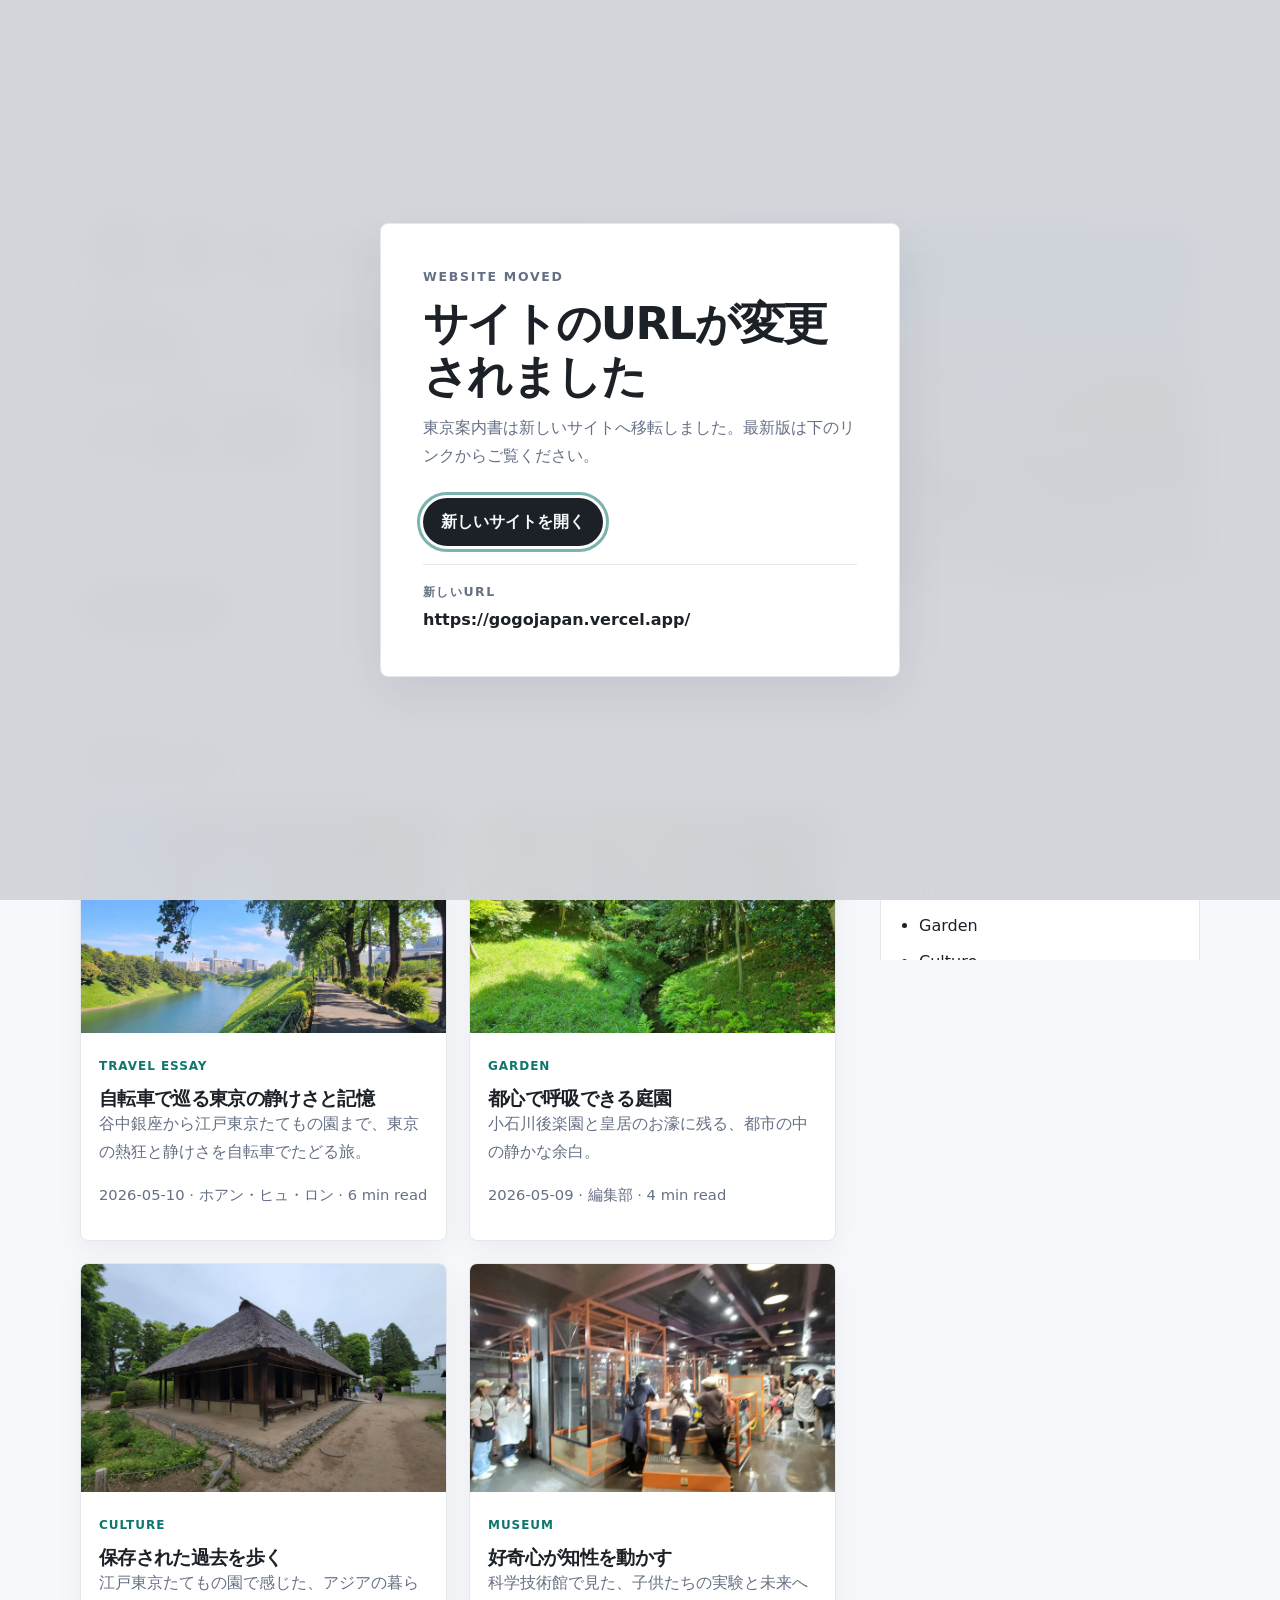
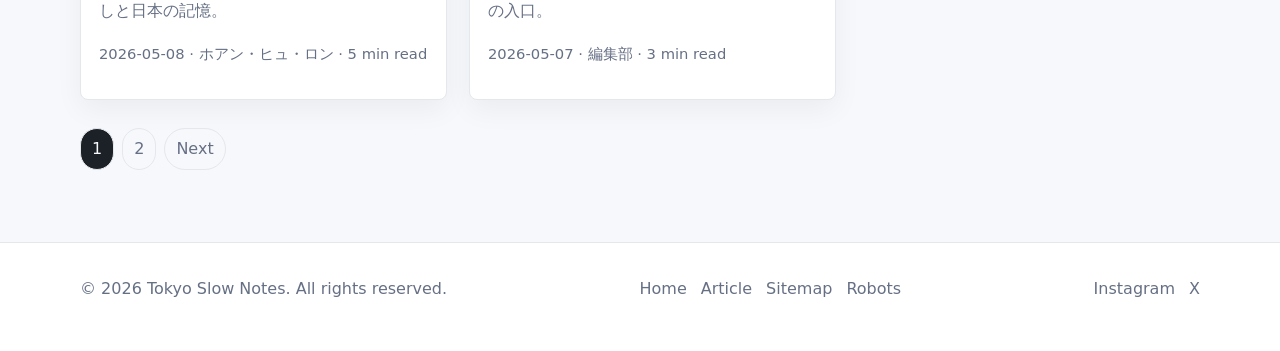
<file: index.html>
<!doctype html>
<html lang="ja">
<head>
  <meta charset="utf-8">
  <meta name="viewport" content="width=device-width, initial-scale=1">
  <title>Tokyo Slow Notes | 東京をゆっくり巡る個人ブログ</title>
  <meta name="description" content="自転車で東京をゆっくり巡る個人ブログ。谷中銀座、東京ドーム、小石川後楽園、科学技術館、東京大神宮、江戸東京たてもの園の旅を写真と文章で記録します。">
  <link rel="canonical" href="https://ryu-slyde.github.io/japan-notes/">
  <meta name="robots" content="index,follow,max-image-preview:large">
  <meta name="theme-color" content="#ffffff">
  <meta property="og:type" content="website">
  <meta property="og:title" content="Tokyo Slow Notes | 東京をゆっくり巡る個人ブログ">
  <meta property="og:description" content="自転車と好奇心で東京を巡る、静かな個人ブログ。">
  <meta property="og:url" content="https://ryu-slyde.github.io/japan-notes/">
  <meta property="og:image" content="https://ryu-slyde.github.io/japan-notes/img/tokyo-dome-stadium.webp">
  <meta name="twitter:card" content="summary_large_image">
  <meta name="twitter:title" content="Tokyo Slow Notes">
  <meta name="twitter:description" content="東京の街、庭園、記憶をゆっくり読むブログ。">
  <meta name="twitter:image" content="https://ryu-slyde.github.io/japan-notes/img/tokyo-dome-stadium.webp">
  <link rel="preload" as="image" href="img/tokyo-dome-stadium.webp" type="image/webp" fetchpriority="high">
  <link rel="preload" href="style.css" as="style">
  <link rel="stylesheet" href="style.css">
  <link rel="stylesheet" href="responsive.css">
  <script src="main.js" defer></script>
  <script type="application/ld+json">
  {
    "@context":"https://schema.org",
    "@type":"Blog",
    "name":"Tokyo Slow Notes",
    "url":"https://ryu-slyde.github.io/japan-notes/",
    "description":"自転車で東京を巡る個人ブログ。",
    "inLanguage":"ja",
    "publisher":{"@type":"Person","name":"ホアン・ヒュ・ロン"},
    "blogPost":[{"@type":"BlogPosting","headline":"自転車で巡る東京の静けさと記憶","url":"https://ryu-slyde.github.io/japan-notes/tokyo-bicycle-journey/","datePublished":"2026-05-10","author":{"@type":"Person","name":"ホアン・ヒュ・ロン"}}]
  }
  </script>
</head>
<body>
  <a class="skip-link" href="#main">本文へスキップ</a>
  <div class="progress" aria-hidden="true"><span id="scrollProgress"></span></div>

  <header class="site-header" data-header>
    <nav class="nav container" aria-label="Primary navigation">
      <a class="logo" href="index.html" aria-label="Tokyo Slow Notes home">Tokyo<span>Slow Notes</span></a>
      <button class="nav-toggle" type="button" aria-label="メニューを開く" aria-controls="siteMenu" aria-expanded="false">☰</button>
      <ul class="nav-menu" id="siteMenu">
        <li><a href="index.html">Home</a></li>
        <li><a href="#posts">Posts</a></li>
        <li><a href="#categories">Categories</a></li>
        <li><a href="article.html">Featured</a></li>
      </ul>
      <div class="header-actions">
        <button class="icon-btn" type="button" data-search-open aria-label="検索を開く">Search</button>
        <button class="icon-btn" type="button" data-theme-toggle aria-label="ダークモード切り替え" aria-pressed="false">Dark</button>
      </div>
    </nav>
  </header>

  <div class="search-modal" data-search-modal aria-hidden="true">
    <div class="search-panel" role="dialog" aria-modal="true" aria-labelledby="searchTitle">
      <button class="close-btn" type="button" data-search-close aria-label="検索を閉じる">×</button>
      <h2 id="searchTitle">Search articles</h2>
      <label class="sr-only" for="siteSearch">キーワード検索</label>
      <input id="siteSearch" type="search" placeholder="東京、庭園、江戸東京..." autocomplete="off">
      <div class="search-results" data-search-results></div>
    </div>
  </div>

  <main id="main">
    <section class="hero container" aria-labelledby="heroTitle">
      <div class="hero-copy">
        <p class="eyebrow">Personal Tokyo Blog</p>
        <h1 id="heroTitle">東京をゆっくり読む、静かな旅の記録</h1>
        <p>自転車で見つけた小さな坂道、庭園の光、古い建物の記憶。観光地の速さから少し離れて、東京の日常を丁寧に書き残します。</p>
        <div class="hero-links">
          <a class="btn" href="article.html">最新記事を読む</a>
          <a class="text-link" href="#posts">記事一覧へ</a>
        </div>
      </div>
      <picture class="hero-media">
        <source srcset="img/tokyo-dome-stadium.webp" type="image/webp">
        <img src="img/tokyo-dome-stadium.webp" alt="青空の下に広がる東京ドームと人々" width="1600" height="1200" fetchpriority="high">
      </picture>
    </section>

    <section class="container content-grid" id="posts" aria-labelledby="postsTitle">
      <div>
        <div class="section-head">
          <p class="eyebrow">Latest Posts</p>
          <h2 id="postsTitle">最新記事</h2>
        </div>
        <div class="post-grid">
          <article class="post-card">
            <a href="article.html" aria-label="自転車で巡る東京の静けさと記憶を読む">
              <picture><source srcset="img/tokyo-imperial-palace-moat.webp" type="image/webp"><img src="img/tokyo-imperial-palace-moat.webp" alt="皇居のお濠沺いの緑豊かな道" width="800" height="600" loading="lazy"></picture>
              <div class="post-body"><span class="category">Travel Essay</span><h3>自転車で巡る東京の静けさと記憶</h3><p>谷中銀座から江戸東京たてもの園まで、東京の熱狂と静けさを自転車でたどる旅。</p><p class="meta">2026-05-10 · ホアン・ヒュ・ロン · <span data-reading-time="article.html">6 min read</span></p></div>
            </a>
          </article>
          <article class="post-card">
            <a href="article.html#garden"><picture><source srcset="img/tokyo-koishikawa-korakuen-garden-1.webp" type="image/webp"><img src="img/tokyo-koishikawa-korakuen-garden-1.webp" alt="小石川後楽園の池と大きな木" width="800" height="600" loading="lazy"></picture><div class="post-body"><span class="category">Garden</span><h3>都心で呼吸できる庭園</h3><p>小石川後楽園と皇居のお濠に残る、都市の中の静かな余白。</p><p class="meta">2026-05-09 · 編集部 · 4 min read</p></div></a>
          </article>
          <article class="post-card">
            <a href="article.html#edo"><picture><source srcset="img/tokyo-edo-museum-old-town.webp" type="image/webp"><img src="img/tokyo-edo-museum-old-town.webp" alt="江戸東京たてもの園の歴史的な街並み" width="800" height="600" loading="lazy"></picture><div class="post-body"><span class="category">Culture</span><h3>保存された過去を歩く</h3><p>江戸東京たてもの園で感じた、アジアの暮らしと日本の記憶。</p><p class="meta">2026-05-08 · ホアン・ヒュ・ロン · 5 min read</p></div></a>
          </article>
          <article class="post-card">
            <a href="article.html#science"><picture><source srcset="img/tokyo-science-museum-bicycle-display.webp" type="image/webp"><img src="img/tokyo-science-museum-bicycle-display.webp" alt="科学技術館に展示された木製自転車" width="800" height="600" loading="lazy"></picture><div class="post-body"><span class="category">Museum</span><h3>好奇心が知性を動かす</h3><p>科学技術館で見た、子供たちの実験と未来への入口。</p><p class="meta">2026-05-07 · 編集部 · 3 min read</p></div></a>
          </article>
        </div>
        <nav class="pagination" aria-label="Pagination"><a aria-current="page" href="index.html">1</a><a href="index.html?page=2">2</a><a href="index.html?page=2" rel="next">Next</a></nav>
      </div>

      <aside class="sidebar" aria-label="Sidebar">
        <section class="side-box"><h2>Featured</h2><a class="featured-link" href="article.html">自転車で巡る東京の静けさと記憶</a></section>
        <section class="side-box" id="categories"><h2>Categories</h2><ul class="clean-list"><li><a href="index.html?category=travel">Travel</a></li><li><a href="index.html?category=garden">Garden</a></li><li><a href="index.html?category=culture">Culture</a></li><li><a href="index.html?category=museum">Museum</a></li></ul></section>
        <section class="side-box"><h2>Tags</h2><div class="tags"><a href="index.html?tag=tokyo">Tokyo</a><a href="index.html?tag=bicycle">Bicycle</a><a href="index.html?tag=edo">Edo</a><a href="index.html?tag=slow-travel">Slow Travel</a></div></section>
        <section class="side-box"><h2>Recent Posts</h2><ol class="recent"><li><a href="article.html">自転車で巡る東京の静けさと記憶</a></li><li><a href="article.html#garden">都心で呼吸できる庭園</a></li><li><a href="article.html#edo">保存された過去を歩く</a></li></ol></section>
      </aside>
    </section>
  </main>

  <footer class="site-footer">
    <div class="container footer-grid">
      <p>© 2026 Tokyo Slow Notes. All rights reserved.</p>
      <nav aria-label="Footer navigation"><a href="index.html">Home</a><a href="article.html">Article</a><a href="sitemap.xml">Sitemap</a><a href="robots.txt">Robots</a></nav>
      <div class="social"><a href="https://www.instagram.com/" rel="noopener noreferrer" target="_blank">Instagram</a><a href="https://x.com/" rel="noopener noreferrer" target="_blank">X</a></div>
    </div>
  </footer>
  <button class="back-to-top" type="button" data-back-to-top aria-label="ページ上部へ戻る">↑</button>
</body>
</html>
</file>
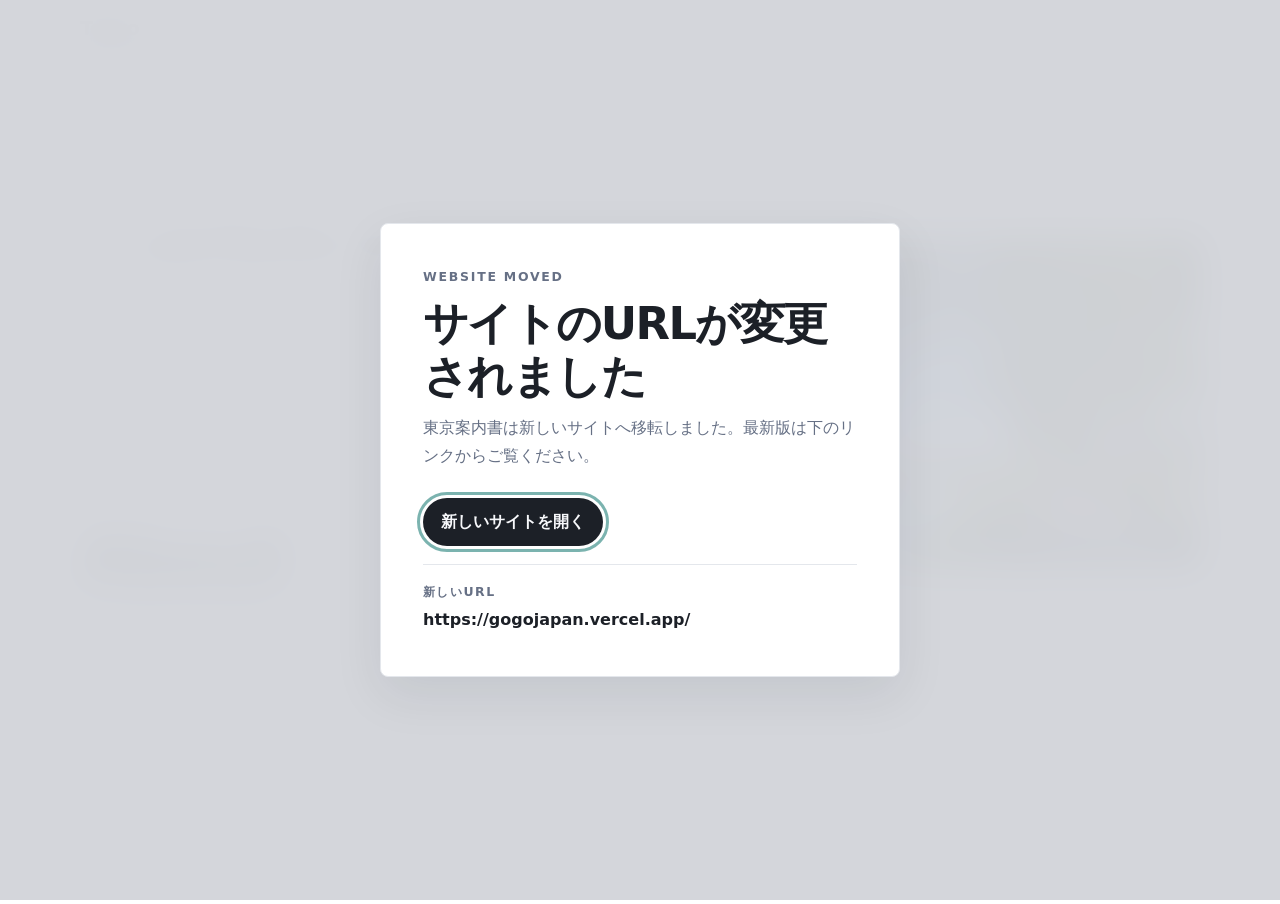
<file: about.html>
<!doctype html>
<html lang="ja">
<head>
  <meta charset="utf-8">
  <meta name="viewport" content="width=device-width, initial-scale=1">
  <title>Tokyo Slow Notes と東京案内書の運営者、テーマ、編集方針について紹介します。</title>
  <meta name="description" content="About Tokyo Slow Notes">
  <link rel="canonical" href="https://ryu-slyde.github.io/japan-notes/About | Tokyo Slow Notes と東京案内書について">
  <meta name="robots" content="index,follow,max-image-preview:large">
  <meta property="og:type" content="website">
  <meta property="og:title" content="Tokyo Slow Notes と東京案内書の運営者、テーマ、編集方針について紹介します。">
  <meta property="og:description" content="About Tokyo Slow Notes">
  <meta property="og:url" content="https://ryu-slyde.github.io/japan-notes/About | Tokyo Slow Notes と東京案内書について">
  <meta property="og:image" content="https://ryu-slyde.github.io/japan-notes/img/tokyo-imperial-palace-moat.webp">
  <meta name="twitter:card" content="summary_large_image">
  <link rel="stylesheet" href="style.css">
  <link rel="stylesheet" href="responsive.css">
  <script src="main.js" defer></script>
  <script type="application/ld+json">{"@context":"https://schema.org","@type":"WebPage","name":"About","description":"About Tokyo Slow Notes","url":"https://ryu-slyde.github.io/japan-notes/About | Tokyo Slow Notes と東京案内書について","inLanguage":"ja","isPartOf":{"@type":"Blog","name":"Tokyo Slow Notes"}}</script>
</head>
<body>
  <a class="skip-link" href="#main">本文へスキップ</a>
  <div class="progress" aria-hidden="true"><span id="scrollProgress"></span></div>
  <header class="site-header" data-header>
    <nav class="nav container" aria-label="Primary navigation">
      <a class="logo" href="index.html" aria-label="Tokyo Slow Notes home">Tokyo<span>Slow Notes</span></a>
      <button class="nav-toggle" type="button" aria-label="メニューを開く" aria-controls="siteMenu" aria-expanded="false">☰</button>
      <ul class="nav-menu" id="siteMenu">
        <li><a href="index.html">Home</a></li>
        <li><a href="tokyo-guide.html">東京案内書</a></li>
        <li><a href="routes.html">Routes</a></li>
        <li><a href="places.html">Places</a></li>
        <li><a href="category-travel.html">Travel</a></li>
        <li><a href="about.html">About</a></li>
      </ul>
      <div class="header-actions"><button class="icon-btn" type="button" data-search-open aria-label="検索を開く">Search</button><button class="icon-btn" type="button" data-theme-toggle aria-label="ダークモード切り替え" aria-pressed="false">Dark</button></div>
    </nav>
  </header>
  <div class="search-modal" data-search-modal aria-hidden="true"><div class="search-panel" role="dialog" aria-modal="true" aria-labelledby="searchTitle"><button class="close-btn" type="button" data-search-close aria-label="検索を閉じる">×</button><h2 id="searchTitle">Search articles</h2><label class="sr-only" for="siteSearch">キーワード検索</label><input id="siteSearch" type="search" placeholder="東京案内書、谷中銀座、庭園..." autocomplete="off"><div class="search-results" data-search-results></div></div></div>
  <main id="main">
    <section class="page-hero container">
      <div><p class="eyebrow"><section class="page-section"><h2>このブログについて</h2><p>Tokyo Slow Notes は、ホアン・ヒュ・ロンが東京で見つけた小さな景色を記録する個人ブログです。観光地だけでなく、坂道、庭園、古い家、街の呼吸を大切にしています。</p><p>SEO上は「東京案内書」を軸にしつつ、読者にとって自然で読みやすい文章を優先しています。</p></section></p><h1>About</h1><p>About Tokyo Slow Notes</p></div>
      <picture class="page-hero-media"><img src="img/tokyo-imperial-palace-moat.webp" alt="About のイメージ写真" width="1200" height="900" loading="eager"></picture>
    </section>
    <div class="container page-body">img/tokyo-yanaka-ginza-street.webp</div>
  </main>
  <footer class="site-footer"><div class="container footer-grid"><p>© 2026 Tokyo Slow Notes.</p><nav aria-label="Footer navigation"><a href="index.html">Home</a><a href="tokyo-guide.html">東京案内書</a><a href="html-sitemap.html">HTML Sitemap</a><a href="sitemap.xml">XML Sitemap</a><a href="contact.html">Contact</a></nav></div></footer>
  <button class="back-to-top" type="button" data-back-to-top aria-label="ページ上部へ戻る">↑</button>
</body>
</html>
</file>
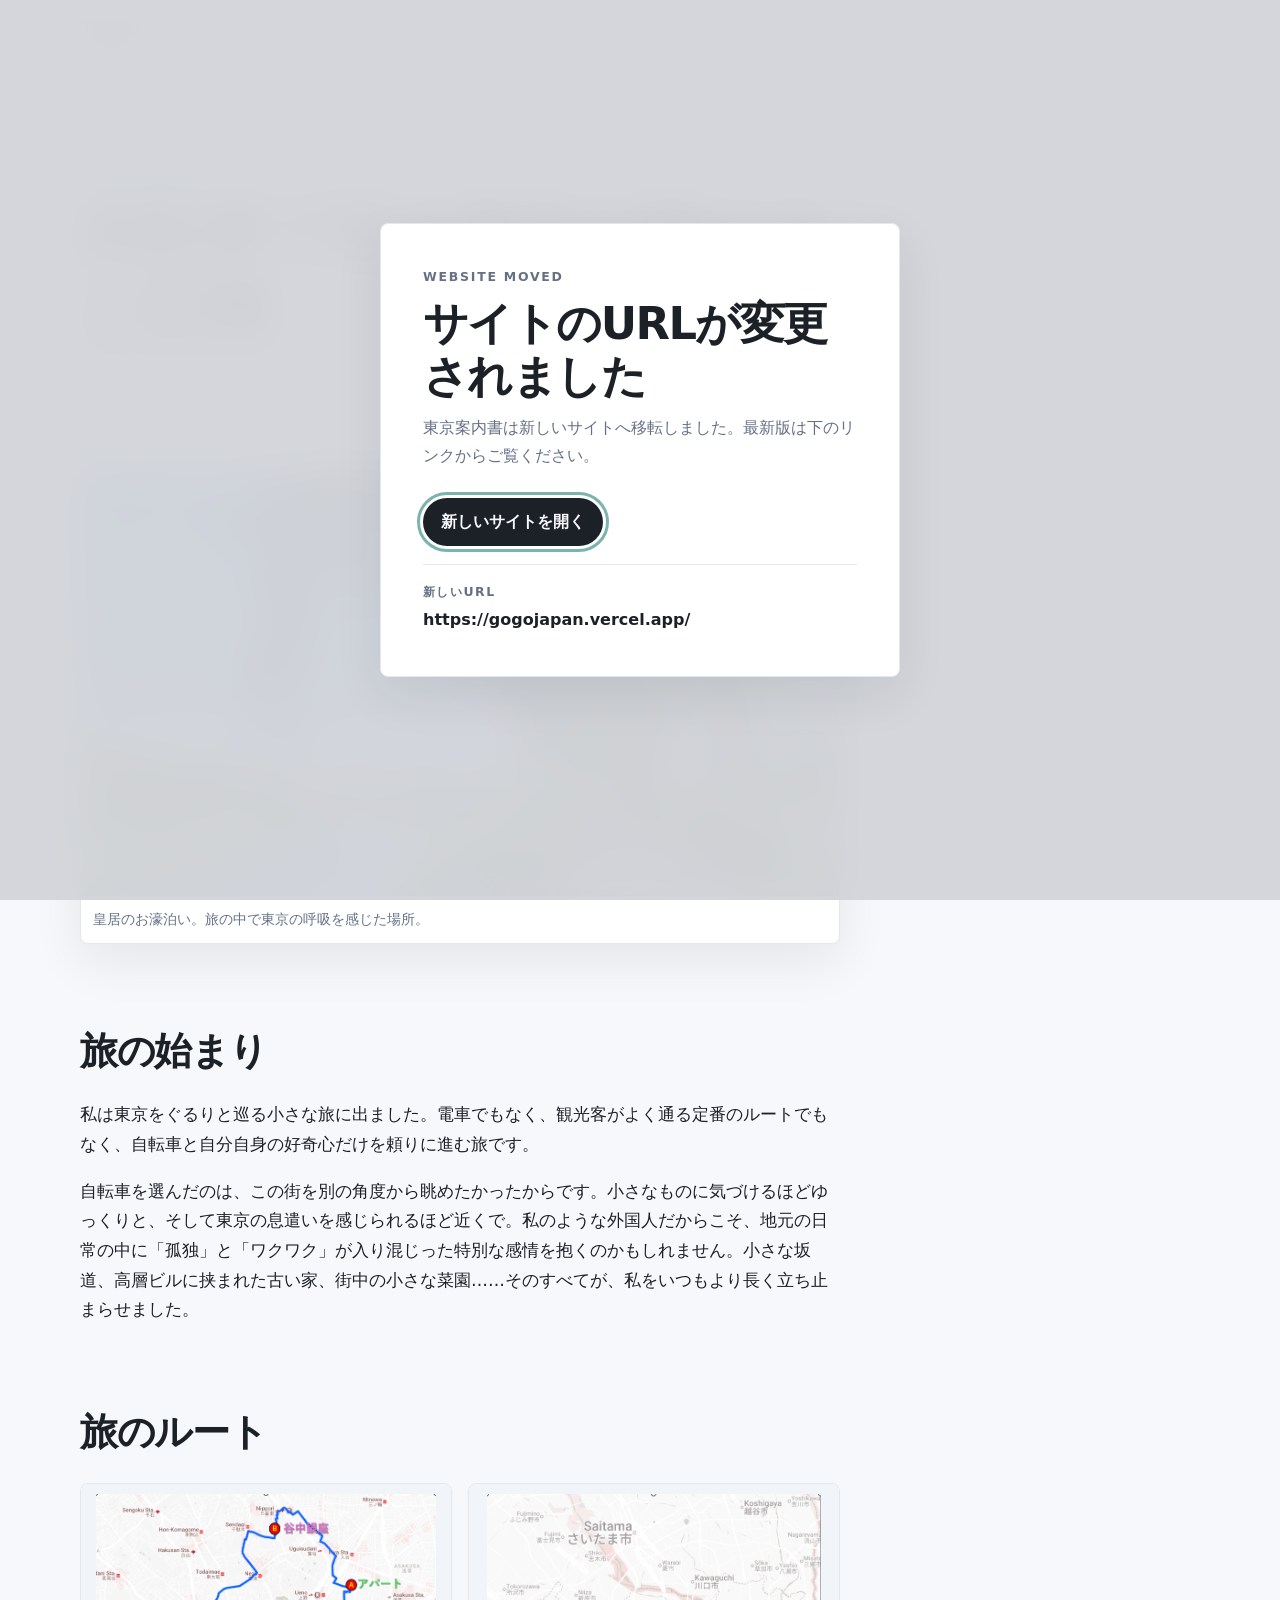
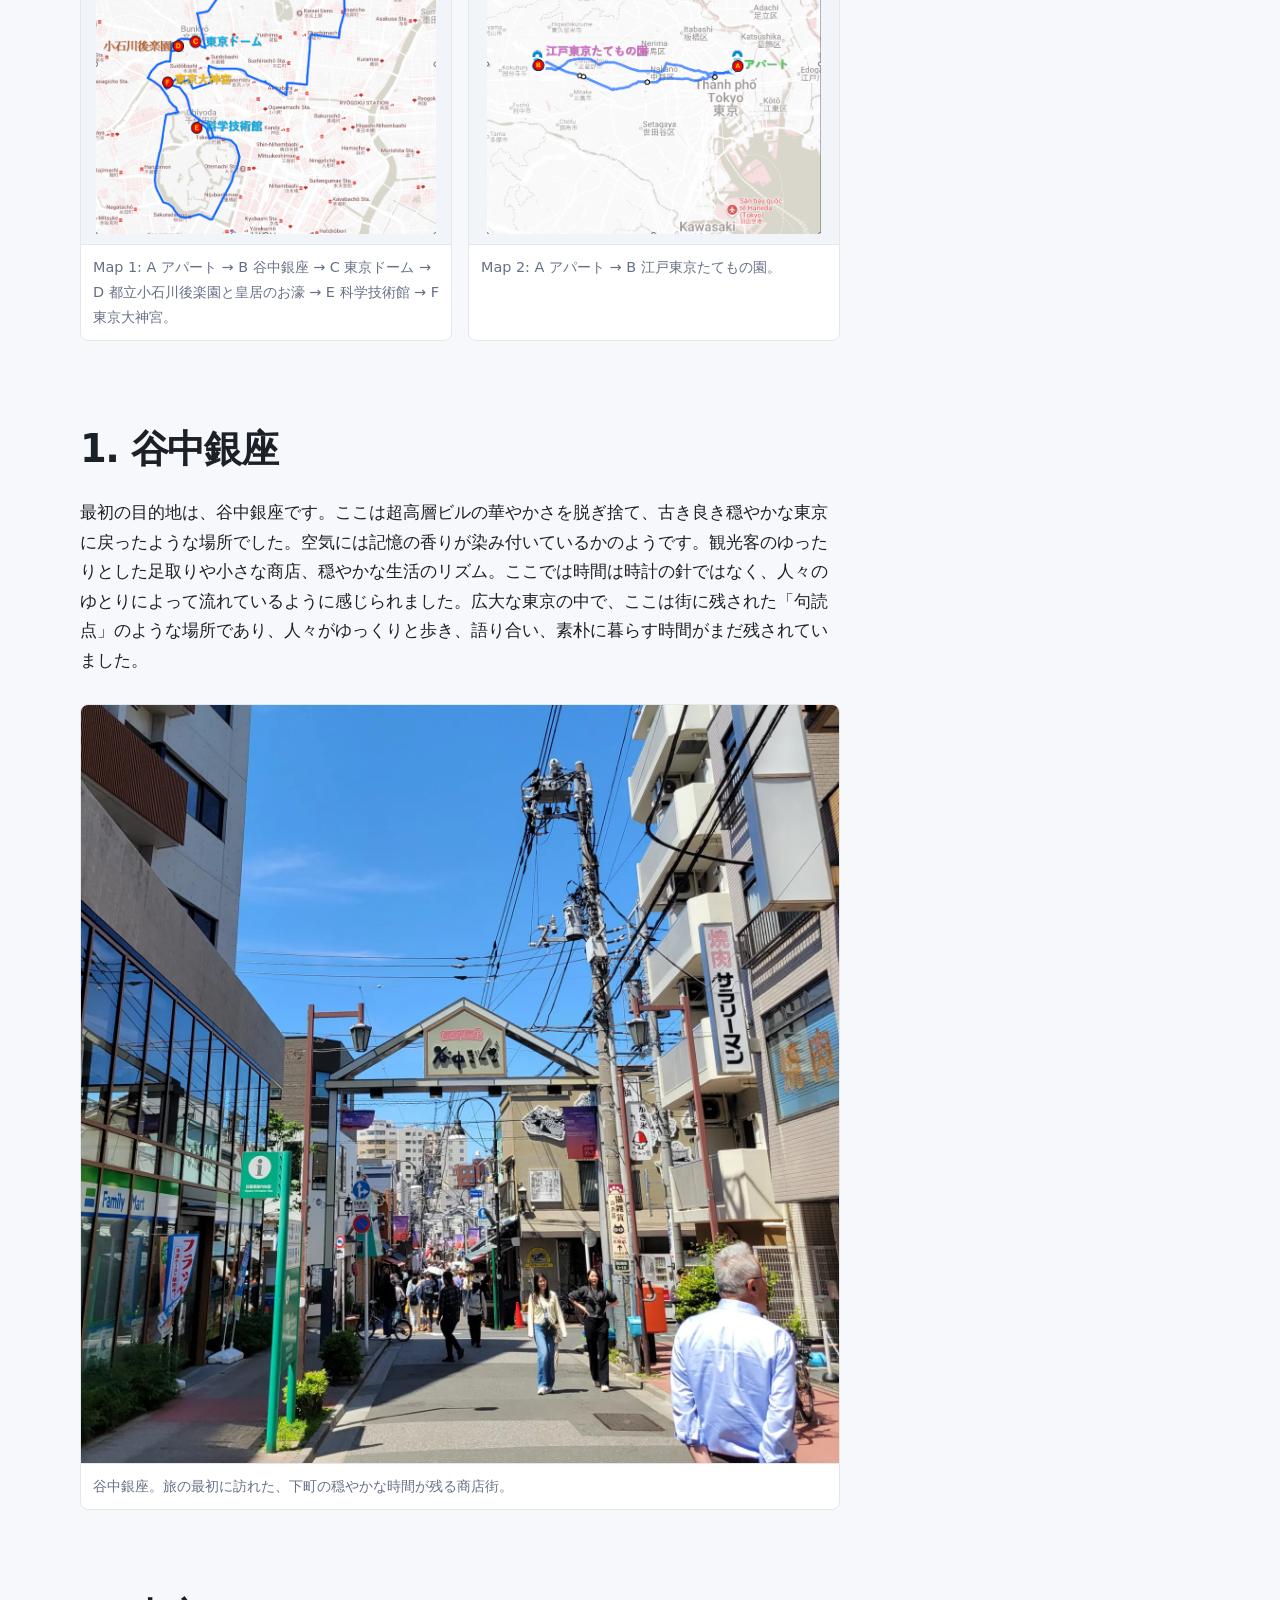
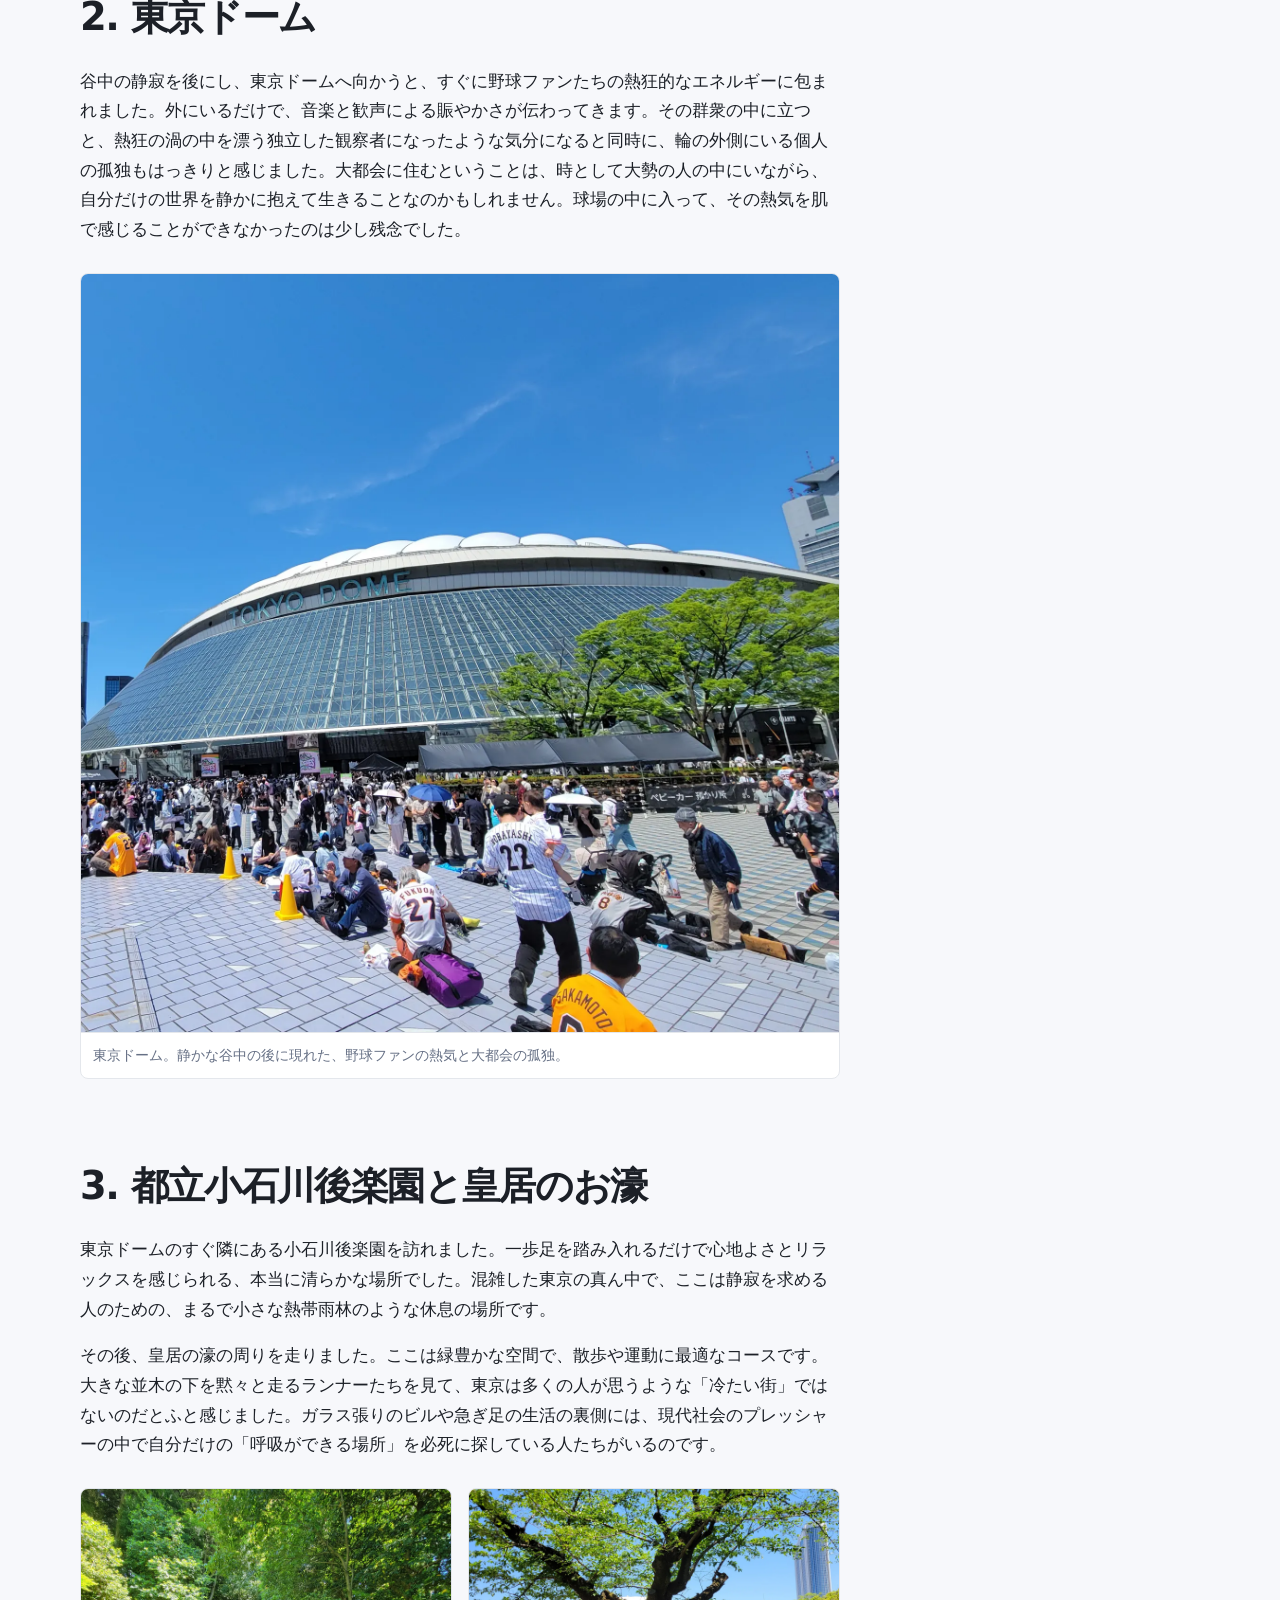
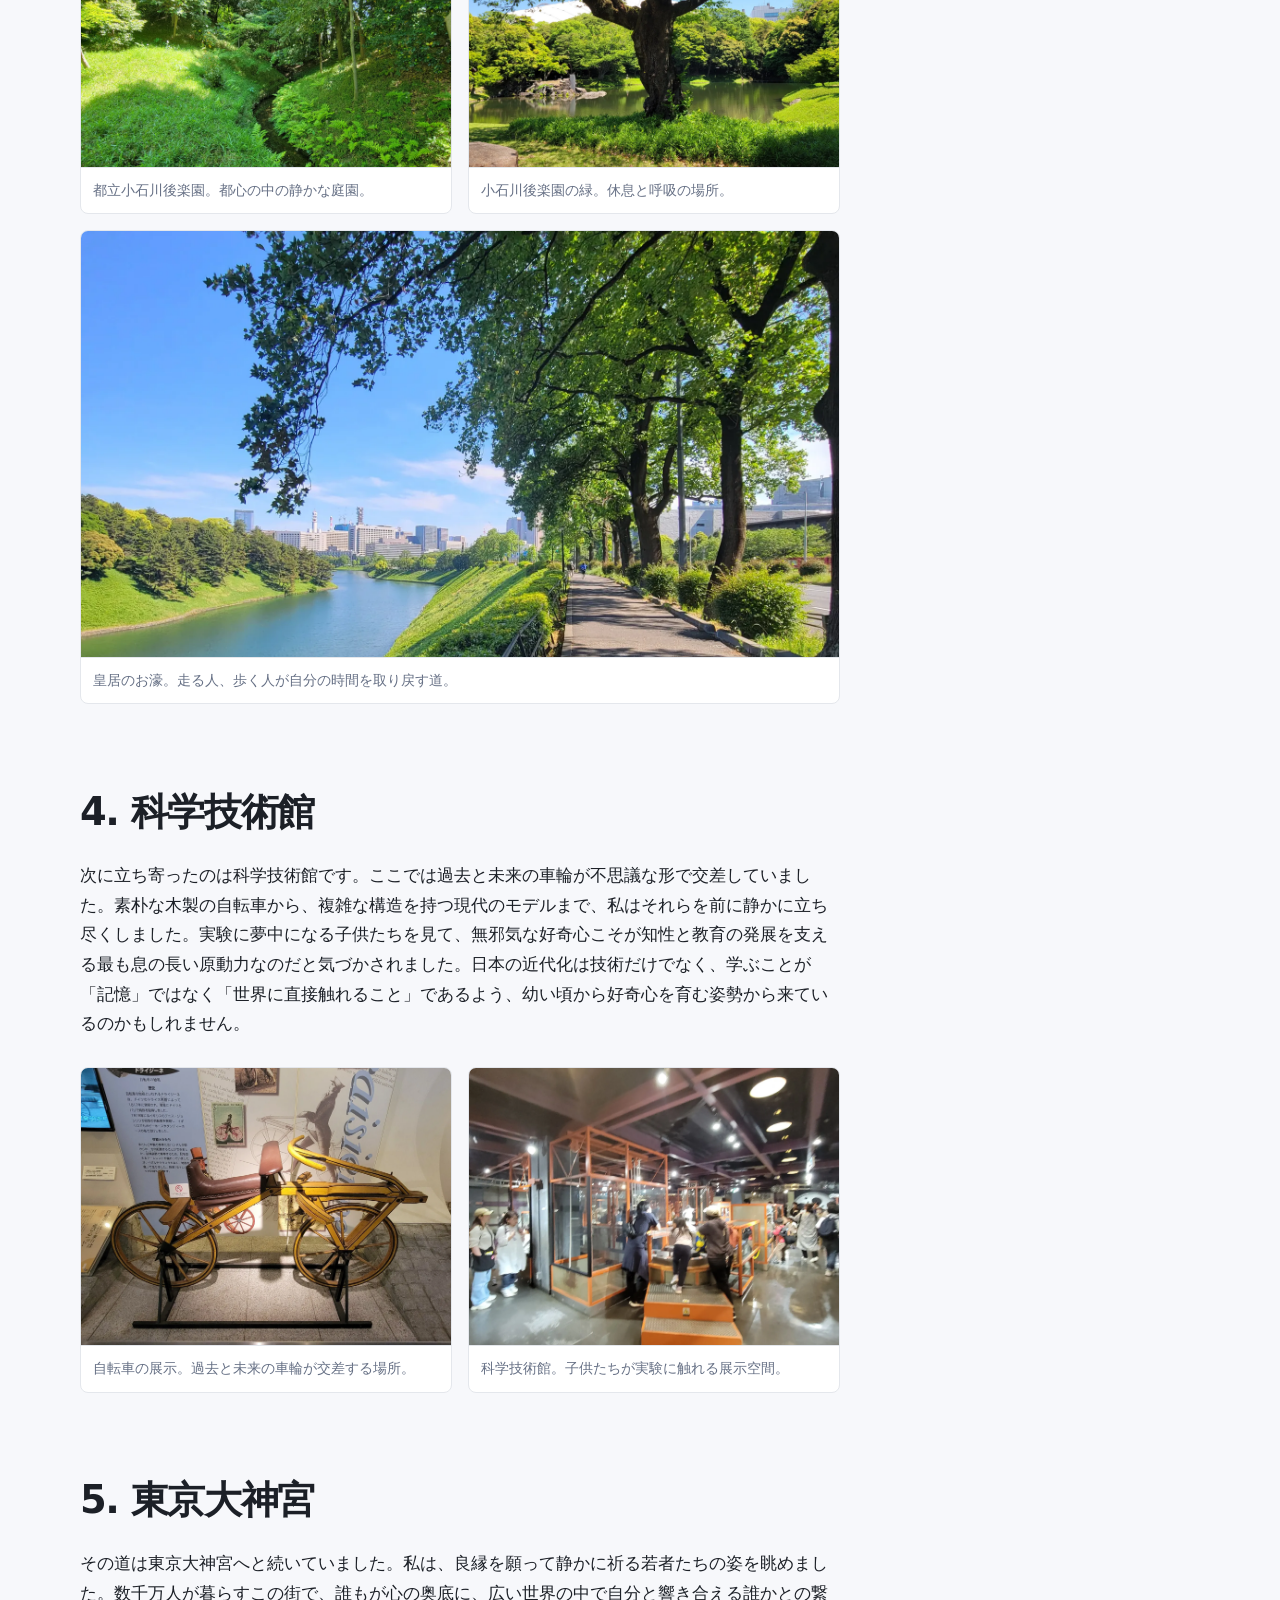
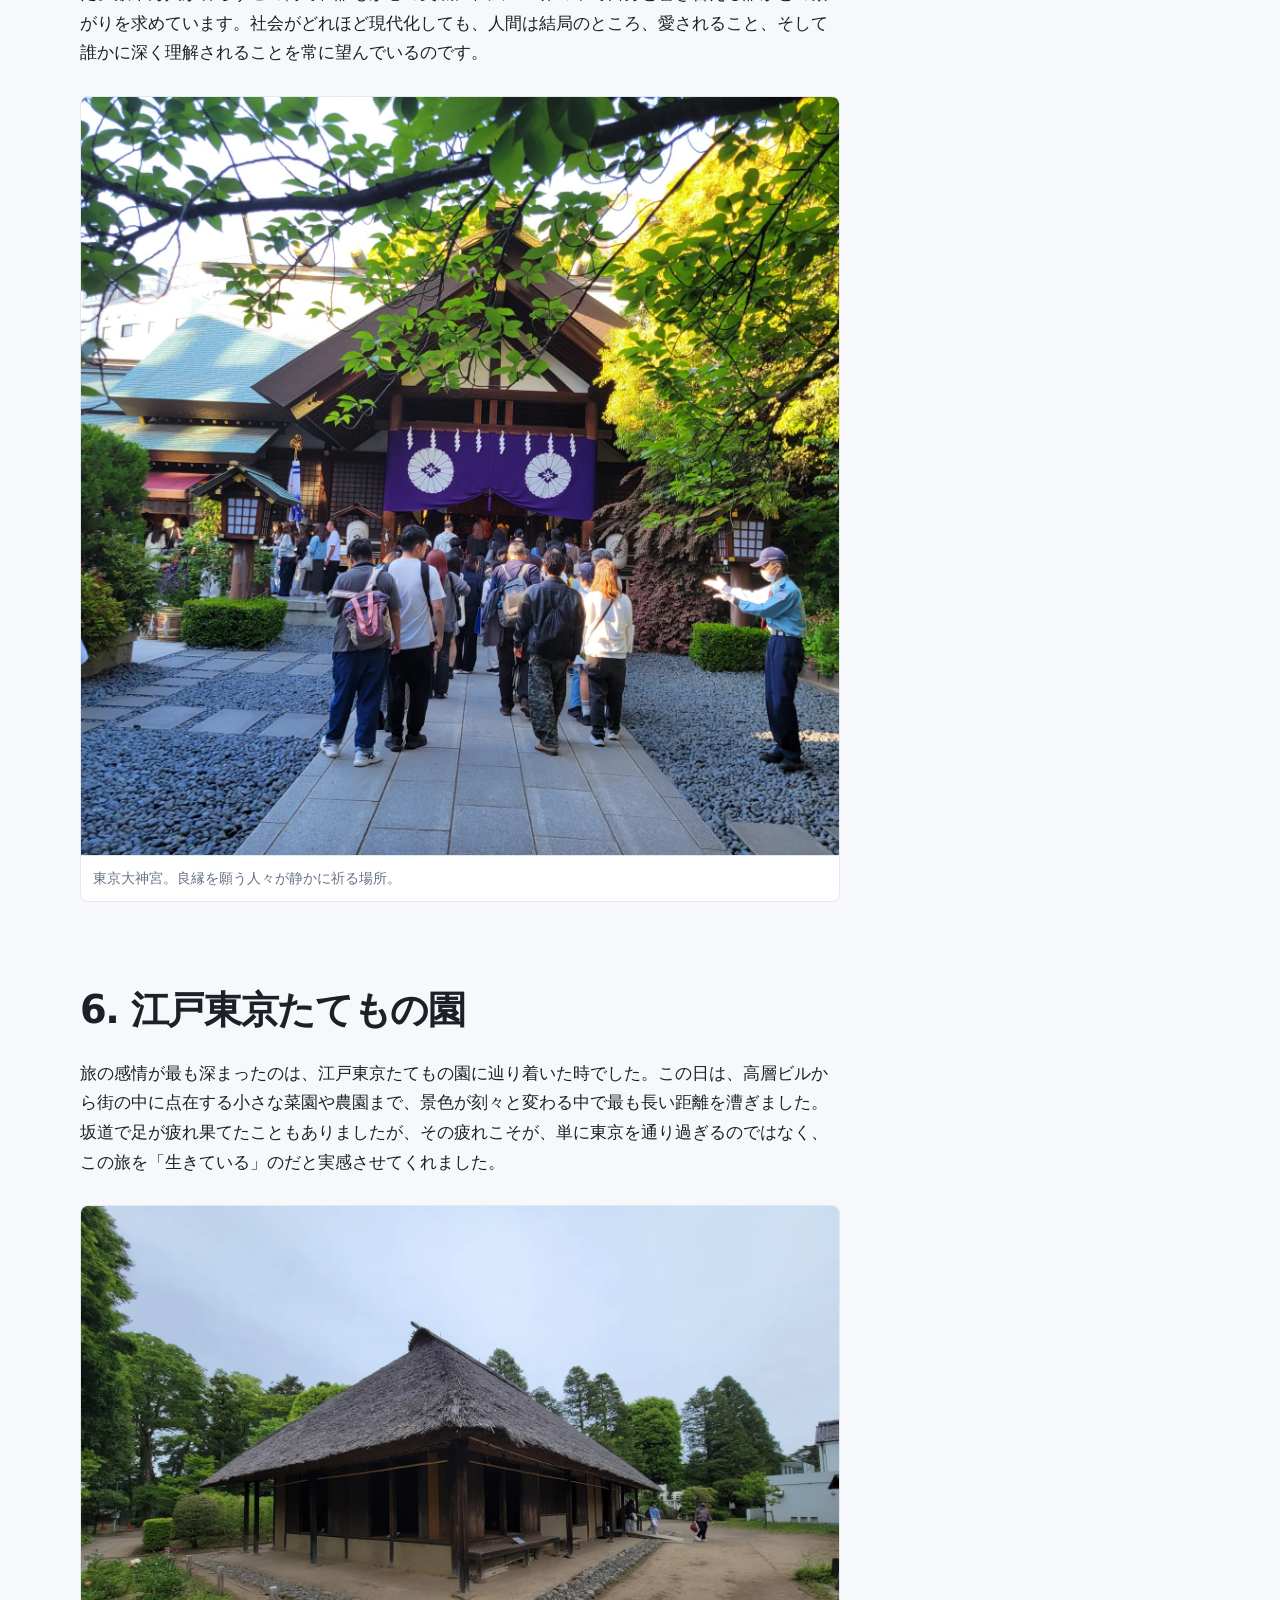
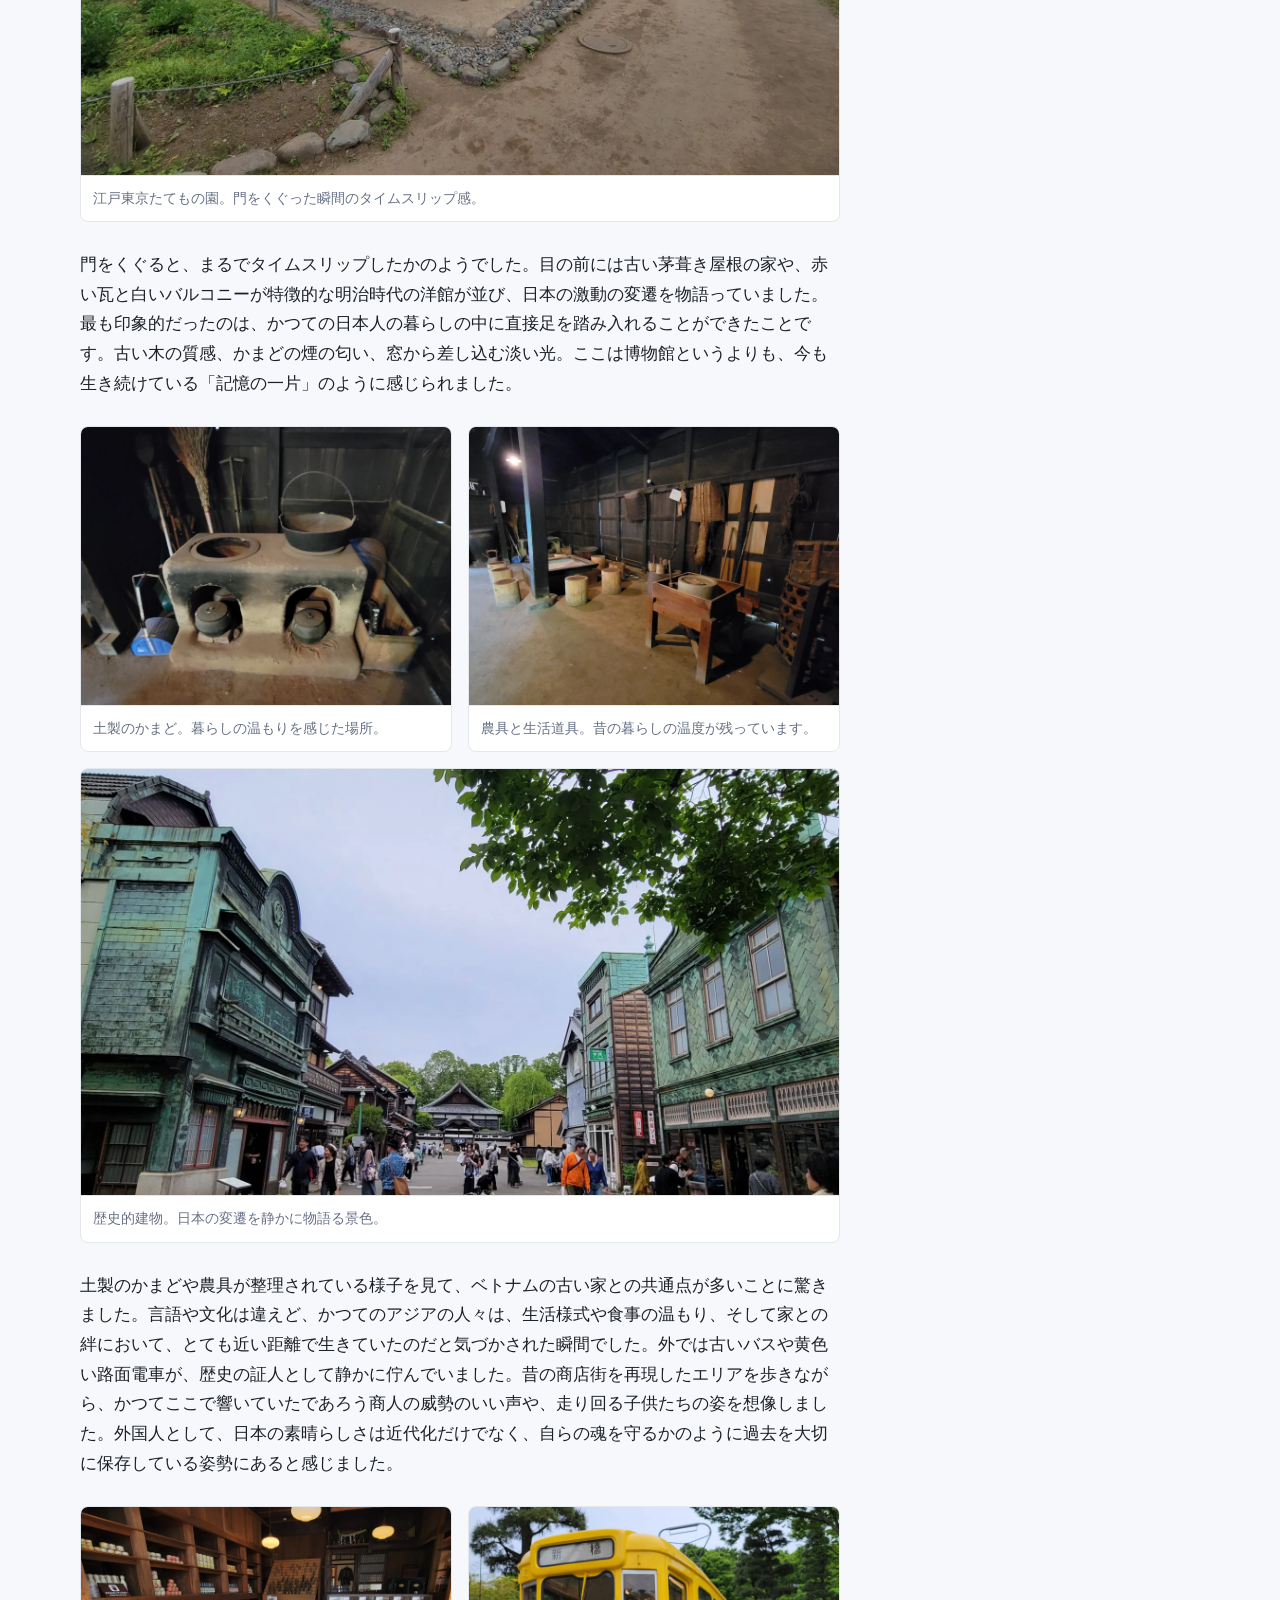
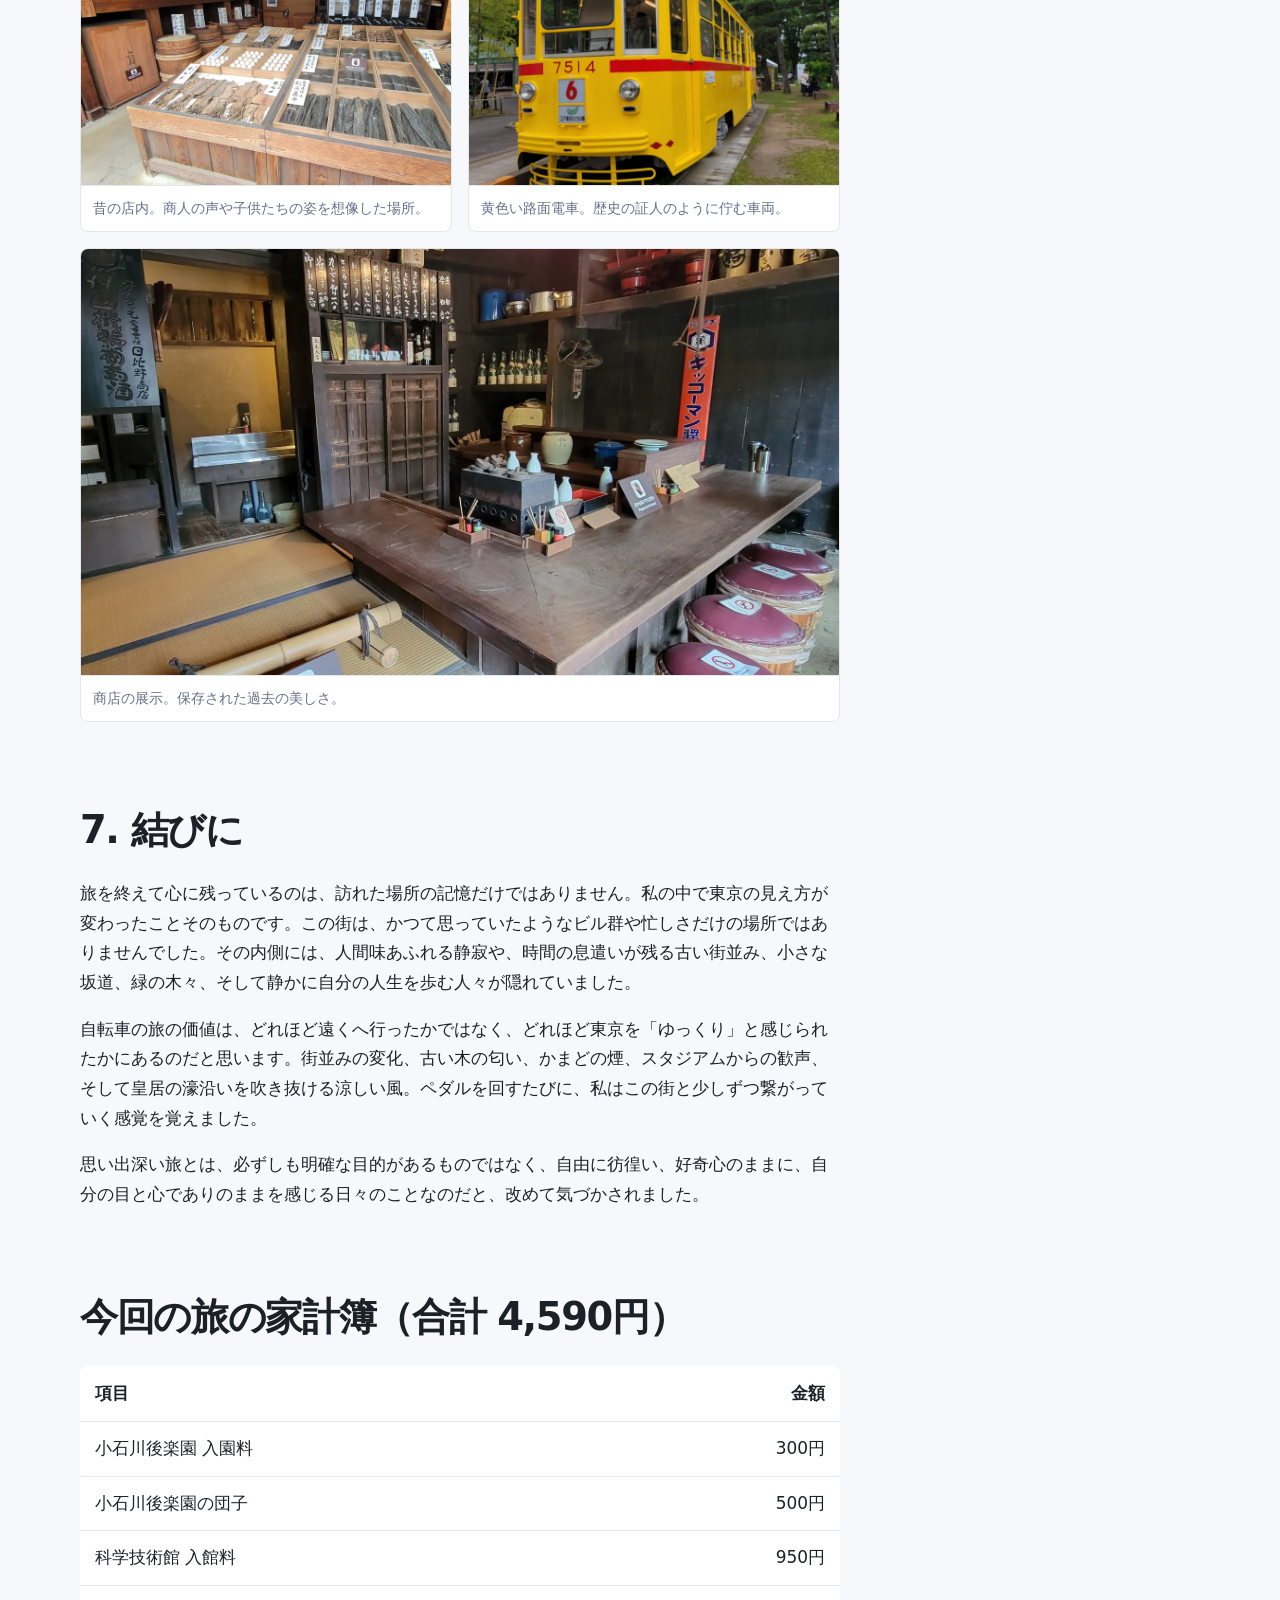
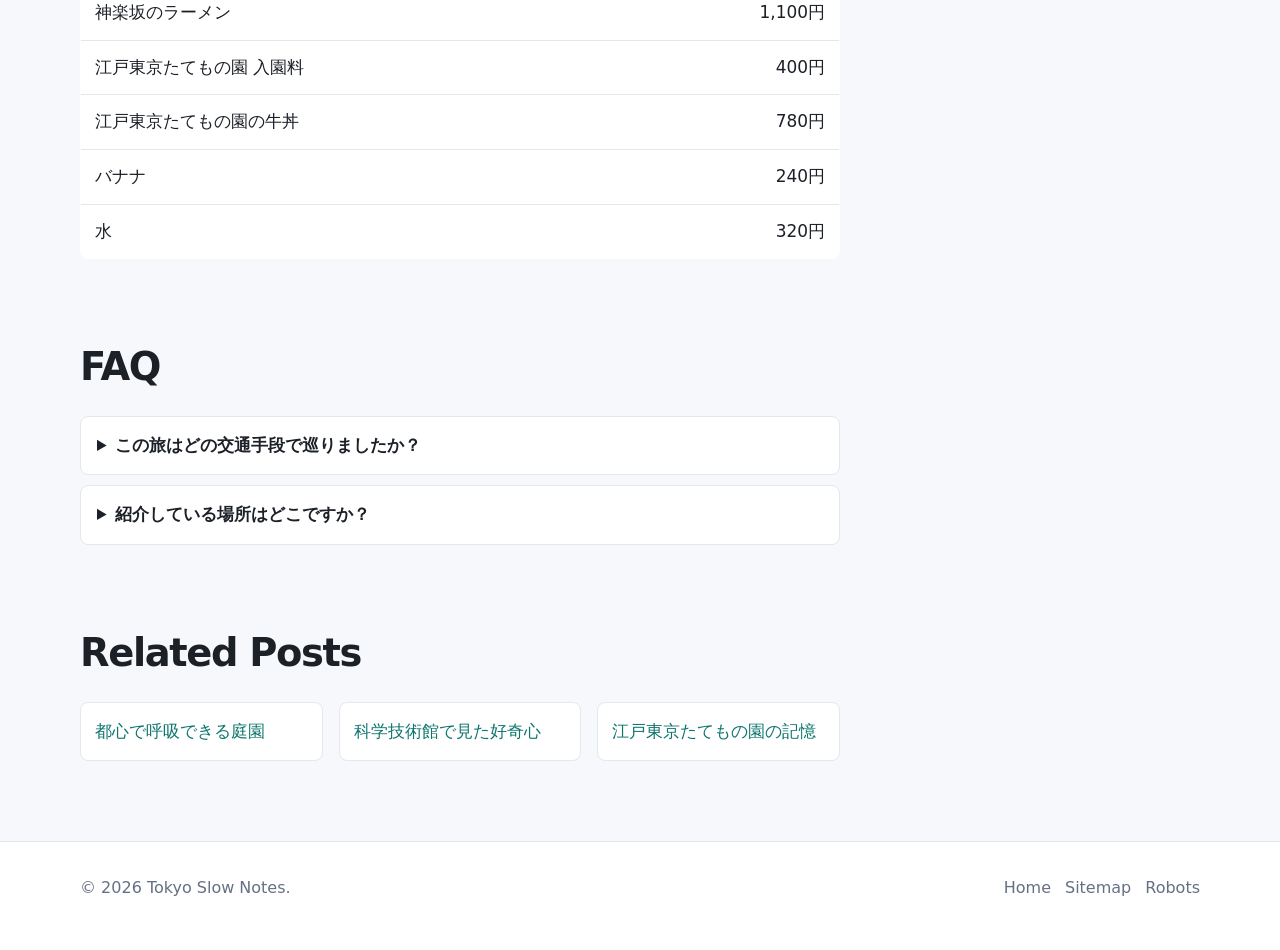
<file: article.html>
<!doctype html>
<html lang="ja">
<head>
  <meta charset="utf-8">
  <meta name="viewport" content="width=device-width, initial-scale=1">
  <title>自転車で巡る東京の静けさと記憶 | Tokyo Slow Notes</title>
  <meta name="description" content="自転車で東京を巡った個人旅行記。谷中銀座、東京ドーム、小石川後楽園、皇居のお濠、科学技術館、東京大神宮、江戸東京たてもの園を写真と文章で紹介します。">
  <link rel="canonical" href="https://ryu-slyde.github.io/japan-notes/tokyo-bicycle-journey/">
  <meta name="robots" content="index,follow,max-image-preview:large">
  <meta property="og:type" content="article">
  <meta property="og:title" content="自転車で巡る東京の静けさと記憶">
  <meta property="og:description" content="東京の静けさ、熱狂、緑、記憶を自転車で読む旅。">
  <meta property="og:url" content="https://ryu-slyde.github.io/japan-notes/tokyo-bicycle-journey/">
  <meta property="og:image" content="https://ryu-slyde.github.io/japan-notes/img/tokyo-imperial-palace-moat.webp">
  <meta name="twitter:card" content="summary_large_image">
  <link rel="preload" as="image" href="img/tokyo-imperial-palace-moat.webp" type="image/webp" fetchpriority="high">
  <link rel="stylesheet" href="style.css">
  <link rel="stylesheet" href="responsive.css">
  <script src="main.js" defer></script>
  <script type="application/ld+json">
  {
    "@context":"https://schema.org",
    "@graph":[
      {"@type":"BreadcrumbList","itemListElement":[{"@type":"ListItem","position":1,"name":"Home","item":"https://ryu-slyde.github.io/japan-notes/"},{"@type":"ListItem","position":2,"name":"自転車で巡る東京の静けさと記憶","item":"https://ryu-slyde.github.io/japan-notes/tokyo-bicycle-journey/"}]},
      {"@type":"BlogPosting","headline":"自転車で巡る東京の静けさと記憶","description":"自転車で東京を巡った個人旅行記。谷中銀座、東京ドーム、小石川後楽園、皇居のお濠、科学技術館、東京大神宮、江戸東京たてもの園を紹介します。","image":"https://ryu-slyde.github.io/japan-notes/img/tokyo-imperial-palace-moat.webp","datePublished":"2026-05-10","dateModified":"2026-05-10","author":{"@type":"Person","name":"ホアン・ヒュ・ロン"},"publisher":{"@type":"Organization","name":"Tokyo Slow Notes","logo":{"@type":"ImageObject","url":"https://ryu-slyde.github.io/japan-notes/img/tokyo-dome-stadium.webp"}},"mainEntityOfPage":{"@type":"WebPage","@id":"https://ryu-slyde.github.io/japan-notes/tokyo-bicycle-journey/"},"inLanguage":"ja"},
      {"@type":"FAQPage","mainEntity":[{"@type":"Question","name":"この旅はどの交通手段で巡りましたか？","acceptedAnswer":{"@type":"Answer","text":"主に自転車で巡りました。電車では見落としやすい小さな景色に気づくためです。"}},{"@type":"Question","name":"記事で紹介している主な場所はどこですか？","acceptedAnswer":{"@type":"Answer","text":"谷中銀座、東京ドーム、小石川後楽園、皇居のお濠、科学技術館、東京大神宮、江戸東京たてもの園です。"}}]}
    ]
  }
  </script>
</head>
<body>
  <a class="skip-link" href="#main">本文へスキップ</a>
  <div class="progress" aria-hidden="true"><span id="scrollProgress"></span></div>
  <header class="site-header" data-header>
    <nav class="nav container" aria-label="Primary navigation">
      <a class="logo" href="index.html">Tokyo<span>Slow Notes</span></a>
      <button class="nav-toggle" type="button" aria-label="メニューを開く" aria-controls="siteMenu" aria-expanded="false">☰</button>
      <ul class="nav-menu" id="siteMenu"><li><a href="index.html">Home</a></li><li><a href="index.html#posts">Posts</a></li><li><a href="#faq">FAQ</a></li></ul>
      <div class="header-actions"><button class="icon-btn" type="button" data-search-open aria-label="検索を開く">Search</button><button class="icon-btn" type="button" data-theme-toggle aria-label="ダークモード切り替え" aria-pressed="false">Dark</button></div>
    </nav>
  </header>
  <div class="search-modal" data-search-modal aria-hidden="true"><div class="search-panel" role="dialog" aria-modal="true" aria-labelledby="searchTitle"><button class="close-btn" type="button" data-search-close aria-label="検索を閉じる">×</button><h2 id="searchTitle">Search articles</h2><input id="siteSearch" type="search" placeholder="東京、庭園、江戸東京..."><div class="search-results" data-search-results></div></div></div>

  <main id="main" class="container">
    <nav class="breadcrumb" aria-label="Breadcrumb"><ol><li><a href="index.html">Home</a></li><li aria-hidden="true">/</li><li>自転車で巡る東京の静けさと記憶</li></ol></nav>
    <div class="article-shell">
      <article class="article-content" data-article>
        <header class="article-header">
          <p class="eyebrow">Travel Essay</p>
          <h1>自転車で巡る東京の静けさと記憶</h1>
          <p class="article-meta">公開日: <time datetime="2026-05-10">2026年5月10日</time> · 著者: ホアン・ヒュ・ロン · <span data-reading-time-output>6 min read</span></p>
          <div class="share-row" aria-label="Share article"><button type="button" data-native-share>Share</button><button type="button" data-copy-link>Copy link</button><a href="https://twitter.com/intent/tweet?url=https://ryu-slyde.github.io/japan-notes/tokyo-bicycle-journey/&text=自転車で巡る東京の静けさと記憶" target="_blank" rel="noopener noreferrer">Post to X</a></div>
          <figure class="article-cover"><picture><source srcset="img/tokyo-imperial-palace-moat.webp" type="image/webp"><img src="img/tokyo-imperial-palace-moat.webp" alt="皇居のお濠泊いの木陽と水辺" width="1600" height="1200" fetchpriority="high"></picture><figcaption>皇居のお濠泊い。旅の中で東京の呼吸を感じた場所。</figcaption></figure>
        </header>

        <section id="intro">
          <h2>旅の始まり</h2>
          <p>私は東京をぐるりと巡る小さな旅に出ました。電車でもなく、観光客がよく通る定番のルートでもなく、自転車と自分自身の好奇心だけを頼りに進む旅です。</p>
          <p>自転車を選んだのは、この街を別の角度から眺めたかったからです。小さなものに気づけるほどゆっくりと、そして東京の息遣いを感じられるほど近くで。私のような外国人だからこそ、地元の日常の中に「孤独」と「ワクワク」が入り混じった特別な感情を抱くのかもしれません。小さな坂道、高層ビルに挟まれた古い家、街中の小さな菜園……そのすべてが、私をいつもより長く立ち止まらせました。</p>
        </section>

        <section id="route">
          <h2>旅のルート</h2>
          <div class="article-map-grid">
            <figure><picture><source srcset="img/tokyo-bicycle-route-map-1.webp" type="image/webp"><img src="img/tokyo-bicycle-route-map-1.webp" alt="AアパートからB谷中銀座、C東京ドーム、D都立小石川後楽園と皇居のお濠、E科学技術館、F東京大神宮へ向かう地図" width="900" height="900" loading="lazy"></picture><figcaption>Map 1: A アパート → B 谷中銀座 → C 東京ドーム → D 都立小石川後楽園と皇居のお濠 → E 科学技術館 → F 東京大神宮。</figcaption></figure>
            <figure><picture><source srcset="img/tokyo-bicycle-route-map-2.webp" type="image/webp"><img src="img/tokyo-bicycle-route-map-2.webp" alt="AアパートからB江戸東京たてもの園へ向かう地図" width="900" height="900" loading="lazy"></picture><figcaption>Map 2: A アパート → B 江戸東京たてもの園。</figcaption></figure>
          </div>
        </section>

        <section id="yanaka">
          <h2>1. 谷中銀座</h2>
          <p>最初の目的地は、谷中銀座です。ここは超高層ビルの華やかさを脱ぎ捨て、古き良き穏やかな東京に戻ったような場所でした。空気には記憶の香りが染み付いているかのようです。観光客のゆったりとした足取りや小さな商店、穏やかな生活のリズム。ここでは時間は時計の針ではなく、人々のゆとりによって流れているように感じられました。広大な東京の中で、ここは街に残された「句読点」のような場所であり、人々がゆっくりと歩き、語り合い、素朴に暮らす時間がまだ残されていました。</p>
          <figure><picture><source srcset="img/tokyo-yanaka-ginza-street.webp" type="image/webp"><img src="img/tokyo-yanaka-ginza-street.webp" alt="谷中銀座の商店街入口" width="1200" height="900" loading="lazy"></picture><figcaption>谷中銀座。旅の最初に訪れた、下町の穏やかな時間が残る商店街。</figcaption></figure>
        </section>

        <section id="dome">
          <h2>2. 東京ドーム</h2>
          <p>谷中の静寂を後にし、東京ドームへ向かうと、すぐに野球ファンたちの熱狂的なエネルギーに包まれました。外にいるだけで、音楽と歓声による賑やかさが伝わってきます。その群衆の中に立つと、熱狂の渦の中を漂う独立した観察者になったような気分になると同時に、輪の外側にいる個人の孤独もはっきりと感じました。大都会に住むということは、時として大勢の人の中にいながら、自分だけの世界を静かに抱えて生きることなのかもしれません。球場の中に入って、その熱気を肌で感じることができなかったのは少し残念でした。</p>
          <figure><picture><source srcset="img/tokyo-dome-stadium.webp" type="image/webp"><img src="img/tokyo-dome-stadium.webp" alt="東京ドーム前に集まる野球ファンと青空" width="1200" height="900" loading="lazy"></picture><figcaption>東京ドーム。静かな谷中の後に現れた、野球ファンの熱気と大都会の孤独。</figcaption></figure>
        </section>

        <section id="garden">
          <h2>3. 都立小石川後楽園と皇居のお濠</h2>
          <p>東京ドームのすぐ隣にある小石川後楽園を訪れました。一歩足を踏み入れるだけで心地よさとリラックスを感じられる、本当に清らかな場所でした。混雑した東京の真ん中で、ここは静寂を求める人のための、まるで小さな熱帯雨林のような休息の場所です。</p>
          <p>その後、皇居の濠の周りを走りました。ここは緑豊かな空間で、散歩や運動に最適なコースです。大きな並木の下を黙々と走るランナーたちを見て、東京は多くの人が思うような「冷たい街」ではないのだとふと感じました。ガラス張りのビルや急ぎ足の生活の裏側には、現代社会のプレッシャーの中で自分だけの「呼吸ができる場所」を必死に探している人たちがいるのです。</p>
          <div class="article-photo-grid three">
            <figure><picture><source srcset="img/tokyo-koishikawa-korakuen-garden-1.webp" type="image/webp"><img src="img/tokyo-koishikawa-korakuen-garden-1.webp" alt="都立小石川後楽園の池と大きな木" width="1200" height="900" loading="lazy"></picture><figcaption>都立小石川後楽園。都心の中の静かな庭園。</figcaption></figure>
            <figure><picture><source srcset="img/tokyo-koishikawa-korakuen-garden-2.webp" type="image/webp"><img src="img/tokyo-koishikawa-korakuen-garden-2.webp" alt="都立小石川後楽園の緑と小川" width="1200" height="900" loading="lazy"></picture><figcaption>小石川後楽園の緑。休息と呼吸の場所。</figcaption></figure>
            <figure><picture><source srcset="img/tokyo-imperial-palace-moat.webp" type="image/webp"><img src="img/tokyo-imperial-palace-moat.webp" alt="皇居のお濠泊いの並木道と水辺" width="1200" height="900" loading="lazy"></picture><figcaption>皇居のお濠。走る人、歩く人が自分の時間を取り戻す道。</figcaption></figure>
          </div>
        </section>

        <section id="science">
          <h2>4. 科学技術館</h2>
          <p>次に立ち寄ったのは科学技術館です。ここでは過去と未来の車輪が不思議な形で交差していました。素朴な木製の自転車から、複雑な構造を持つ現代のモデルまで、私はそれらを前に静かに立ち尽くしました。実験に夢中になる子供たちを見て、無邪気な好奇心こそが知性と教育の発展を支える最も息の長い原動力なのだと気づかされました。日本の近代化は技術だけでなく、学ぶことが「記憶」ではなく「世界に直接触れること」であるよう、幼い頃から好奇心を育む姿勢から来ているのかもしれません。</p>
          <div class="article-photo-grid">
            <figure><picture><source srcset="img/tokyo-science-museum-exhibition.webp" type="image/webp"><img src="img/tokyo-science-museum-exhibition.webp" alt="科学技術館の展示室で実験を見る子供たち" width="1200" height="900" loading="lazy"></picture><figcaption>自転車の展示。過去と未来の車輪が交差する場所。</figcaption></figure>
            <figure><picture><source srcset="img/tokyo-science-museum-bicycle-display.webp" type="image/webp"><img src="img/tokyo-science-museum-bicycle-display.webp" alt="科学技術館に展示された木製自転車" width="1200" height="900" loading="lazy"></picture><figcaption>科学技術館。子供たちが実験に触れる展示空間。</figcaption></figure>
          </div>
        </section>

        <section id="shrine">
          <h2>5. 東京大神宮</h2>
          <p>その道は東京大神宮へと続いていました。私は、良縁を願って静かに祈る若者たちの姿を眺めました。数千万人が暮らすこの街で、誰もが心の奥底に、広い世界の中で自分と響き合える誰かとの繋がりを求めています。社会がどれほど現代化しても、人間は結局のところ、愛されること、そして誰かに深く理解されることを常に望んでいるのです。</p>
          <figure><picture><source srcset="img/tokyo-ijin-gu-shrine.webp" type="image/webp"><img src="img/tokyo-ijin-gu-shrine.webp" alt="東京大神宮の参道と参拝者" width="1200" height="900" loading="lazy"></picture><figcaption>東京大神宮。良縁を願う人々が静かに祈る場所。</figcaption></figure>
        </section>

        <section id="edo">
          <h2>6. 江戸東京たてもの園</h2>
          <p>旅の感情が最も深まったのは、江戸東京たてもの園に辿り着いた時でした。この日は、高層ビルから街の中に点在する小さな菜園や農園まで、景色が刻々と変わる中で最も長い距離を漕ぎました。坂道で足が疲れ果てたこともありましたが、その疲れこそが、単に東京を通り過ぎるのではなく、この旅を「生きている」のだと実感させてくれました。</p>
          <figure><picture><source srcset="img/tokyo-edo-museum-old-town.webp" type="image/webp"><img src="img/tokyo-edo-museum-old-town.webp" alt="江戸東京たてもの園の復元された街並み" width="1200" height="900" loading="lazy"></picture><figcaption>江戸東京たてもの園。門をくぐった瞬間のタイムスリップ感。</figcaption></figure>
          <p>門をくぐると、まるでタイムスリップしたかのようでした。目の前には古い茅葺き屋根の家や、赤い瓦と白いバルコニーが特徴的な明治時代の洋館が並び、日本の激動の変遷を物語っていました。最も印象的だったのは、かつての日本人の暮らしの中に直接足を踏み入れることができたことです。古い木の質感、かまどの煙の匂い、窓から差し込む淡い光。ここは博物館というよりも、今も生き続けている「記憶の一片」のように感じられました。</p>
          <div class="article-photo-grid three">
            <figure><picture><source srcset="img/tokyo-edo-museum-kitchen-stove.webp" type="image/webp"><img src="img/tokyo-edo-museum-kitchen-stove.webp" alt="江戸東京たてもの園の土製のかまど" width="1200" height="900" loading="lazy"></picture><figcaption>土製のかまど。暮らしの温もりを感じた場所。</figcaption></figure>
            <figure><picture><source srcset="img/tokyo-edo-museum-farming-tools.webp" type="image/webp"><img src="img/tokyo-edo-museum-farming-tools.webp" alt="江戸東京たてもの園の古い農具と生活道具" width="1200" height="900" loading="lazy"></picture><figcaption>農具と生活道具。昔の暮らしの温度が残っています。</figcaption></figure>
            <figure><picture><source srcset="img/tokyo-edo-museum-historic-building.webp" type="image/webp"><img src="img/tokyo-edo-museum-historic-building.webp" alt="江戸東京たてもの園の歴史的建物" width="1200" height="900" loading="lazy"></picture><figcaption>歴史的建物。日本の変遷を静かに物語る景色。</figcaption></figure>
          </div>
          <p>土製のかまどや農具が整理されている様子を見て、ベトナムの古い家との共通点が多いことに驚きました。言語や文化は違えど、かつてのアジアの人々は、生活様式や食事の温もり、そして家との絆において、とても近い距離で生きていたのだと気づかされた瞬間でした。外では古いバスや黄色い路面電車が、歴史の証人として静かに佇んでいました。昔の商店街を再現したエリアを歩きながら、かつてここで響いていたであろう商人の威勢のいい声や、走り回る子供たちの姿を想像しました。外国人として、日本の素晴らしさは近代化だけでなく、自らの魂を守るかのように過去を大切に保存している姿勢にあると感じました。</p>
          <div class="article-photo-grid three">
            <figure><picture><source srcset="img/tokyo-edo-museum-tram.webp" type="image/webp"><img src="img/tokyo-edo-museum-tram.webp" alt="江戸東京たてもの園の黄色い路面電車" width="1200" height="900" loading="lazy"></picture><figcaption>昔の店内。商人の声や子供たちの姿を想像した場所。</figcaption></figure>
            <figure><picture><source srcset="img/tokyo-edo-museum-restaurant.webp" type="image/webp"><img src="img/tokyo-edo-museum-restaurant.webp" alt="江戸東京たてもの園の古い居酒屋の展示" width="1200" height="900" loading="lazy"></picture><figcaption>黄色い路面電車。歴史の証人のように佇む車両。</figcaption></figure>
            <figure><picture><source srcset="img/tokyo-edo-museum-shop-street.webp" type="image/webp"><img src="img/tokyo-edo-museum-shop-street.webp" alt="江戸東京たてもの園の古い商店展示" width="1200" height="900" loading="lazy"></picture><figcaption>商店の展示。保存された過去の美しさ。</figcaption></figure>
          </div>
        </section>

        <section id="closing">
          <h2>7. 結びに</h2>
          <p>旅を終えて心に残っているのは、訪れた場所の記憶だけではありません。私の中で東京の見え方が変わったことそのものです。この街は、かつて思っていたようなビル群や忙しさだけの場所ではありませんでした。その内側には、人間味あふれる静寂や、時間の息遣いが残る古い街並み、小さな坂道、緑の木々、そして静かに自分の人生を歩む人々が隠れていました。</p>
          <p>自転車の旅の価値は、どれほど遠くへ行ったかではなく、どれほど東京を「ゆっくり」と感じられたかにあるのだと思います。街並みの変化、古い木の匂い、かまどの煙、スタジアムからの歓声、そして皇居の濠沿いを吹き抜ける涼しい風。ペダルを回すたびに、私はこの街と少しずつ繋がっていく感覚を覚えました。</p>
          <p>思い出深い旅とは、必ずしも明確な目的があるものではなく、自由に彷徨い、好奇心のままに、自分の目と心でありのままを感じる日々のことなのだと、改めて気づかされました。</p>
        </section>

        <section id="budget">
          <h2>今回の旅の家計簿（合計 4,590円）</h2>
          <table class="budget-table">
            <thead><tr><th>項目</th><th>金額</th></tr></thead>
            <tbody>
              <tr><td>小石川後楽園 入園料</td><td>300円</td></tr>
              <tr><td>小石川後楽園の団子</td><td>500円</td></tr>
              <tr><td>科学技術館 入館料</td><td>950円</td></tr>
              <tr><td>神楽坂のラーメン</td><td>1,100円</td></tr>
              <tr><td>江戸東京たてもの園 入園料</td><td>400円</td></tr>
              <tr><td>江戸東京たてもの園の牛丼</td><td>780円</td></tr>
              <tr><td>バナナ</td><td>240円</td></tr>
              <tr><td>水</td><td>320円</td></tr>
            </tbody>
          </table>
        </section>

        <section class="faq" id="faq"><h2>FAQ</h2><details><summary>この旅はどの交通手段で巡りましたか？</summary><p>主に自転車で巡りました。街を近くで感じ、小さな景色に気づくためです。</p></details><details><summary>紹介している場所はどこですか？</summary><p>谷中銀座、東京ドーム、小石川後楽園、皇居のお濠、科学技術館、東京大神宮、江戸東京たてもの園です。</p></details></section>
        <section><h2>Related Posts</h2><div class="related-grid"><a href="article.html#garden">都心で呼吸できる庭園</a><a href="article.html#science">科学技術館で見た好奇心</a><a href="article.html#edo">江戸東京たてもの園の記憶</a></div></section>
      </article>
      <aside class="toc" aria-label="Table of contents"><h2>目次</h2><ol><li><a href="#intro">旅の始まり</a></li><li><a href="#route">旅のルート</a></li><li><a href="#yanaka">谷中銀座</a></li><li><a href="#dome">東京ドーム</a></li><li><a href="#garden">庭園とお濠</a></li><li><a href="#science">科学技術館</a></li><li><a href="#shrine">東京大神宮</a></li><li><a href="#edo">江戸東京たてもの園</a></li><li><a href="#closing">結びに</a></li><li><a href="#budget">家計簿</a></li><li><a href="#faq">FAQ</a></li></ol></aside>
    </div>
  </main>
  <footer class="site-footer"><div class="container footer-grid"><p>© 2026 Tokyo Slow Notes.</p><nav aria-label="Footer navigation"><a href="index.html">Home</a><a href="sitemap.xml">Sitemap</a><a href="robots.txt">Robots</a></nav></div></footer>
  <button class="back-to-top" type="button" data-back-to-top aria-label="ページ上部へ戻る">↑</button>
</body>
</html>
</file>
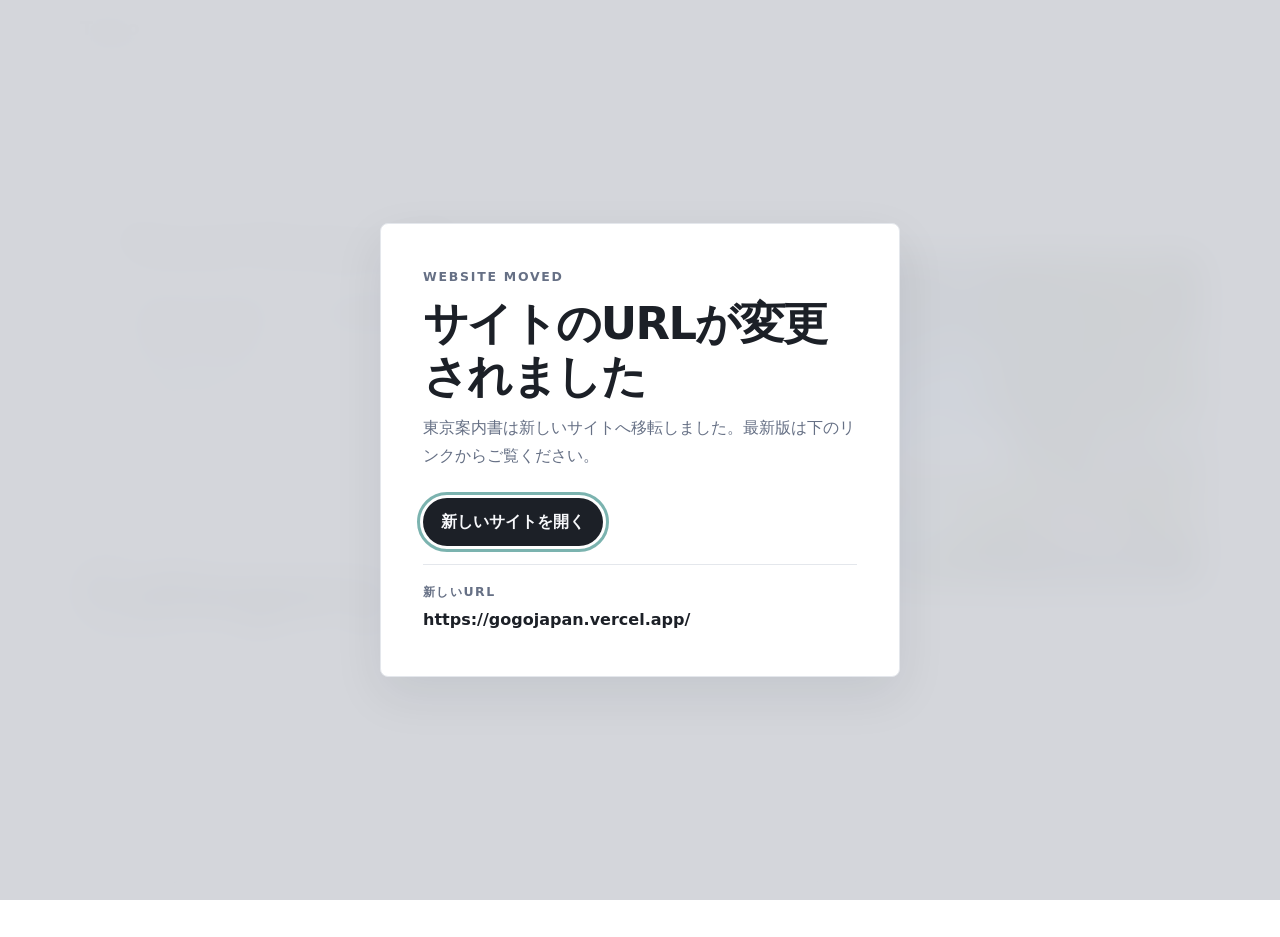
<file: category-travel.html>
<!doctype html>
<html lang="ja">
<head>
  <meta charset="utf-8">
  <meta name="viewport" content="width=device-width, initial-scale=1">
  <title>東京案内書の旅行記カテゴリー。自転車で巡る東京の旅、ルート、スポット案内をまとめています。</title>
  <meta name="description" content="Travel Essay">
  <link rel="canonical" href="https://ryu-slyde.github.io/japan-notes/Travel Essay | 東京案内書カテゴリー">
  <meta name="robots" content="index,follow,max-image-preview:large">
  <meta property="og:type" content="website">
  <meta property="og:title" content="東京案内書の旅行記カテゴリー。自転車で巡る東京の旅、ルート、スポット案内をまとめています。">
  <meta property="og:description" content="Travel Essay">
  <meta property="og:url" content="https://ryu-slyde.github.io/japan-notes/Travel Essay | 東京案内書カテゴリー">
  <meta property="og:image" content="https://ryu-slyde.github.io/japan-notes/img/tokyo-imperial-palace-moat.webp">
  <meta name="twitter:card" content="summary_large_image">
  <link rel="stylesheet" href="style.css">
  <link rel="stylesheet" href="responsive.css">
  <script src="main.js" defer></script>
  <script type="application/ld+json">{"@context":"https://schema.org","@type":"WebPage","name":"Category","description":"Travel Essay","url":"https://ryu-slyde.github.io/japan-notes/Travel Essay | 東京案内書カテゴリー","inLanguage":"ja","isPartOf":{"@type":"Blog","name":"Tokyo Slow Notes"}}</script>
</head>
<body>
  <a class="skip-link" href="#main">本文へスキップ</a>
  <div class="progress" aria-hidden="true"><span id="scrollProgress"></span></div>
  <header class="site-header" data-header>
    <nav class="nav container" aria-label="Primary navigation">
      <a class="logo" href="index.html" aria-label="Tokyo Slow Notes home">Tokyo<span>Slow Notes</span></a>
      <button class="nav-toggle" type="button" aria-label="メニューを開く" aria-controls="siteMenu" aria-expanded="false">☰</button>
      <ul class="nav-menu" id="siteMenu">
        <li><a href="index.html">Home</a></li>
        <li><a href="tokyo-guide.html">東京案内書</a></li>
        <li><a href="routes.html">Routes</a></li>
        <li><a href="places.html">Places</a></li>
        <li><a href="category-travel.html">Travel</a></li>
        <li><a href="about.html">About</a></li>
      </ul>
      <div class="header-actions"><button class="icon-btn" type="button" data-search-open aria-label="検索を開く">Search</button><button class="icon-btn" type="button" data-theme-toggle aria-label="ダークモード切り替え" aria-pressed="false">Dark</button></div>
    </nav>
  </header>
  <div class="search-modal" data-search-modal aria-hidden="true"><div class="search-panel" role="dialog" aria-modal="true" aria-labelledby="searchTitle"><button class="close-btn" type="button" data-search-close aria-label="検索を閉じる">×</button><h2 id="searchTitle">Search articles</h2><label class="sr-only" for="siteSearch">キーワード検索</label><input id="siteSearch" type="search" placeholder="東京案内書、谷中銀座、庭園..." autocomplete="off"><div class="search-results" data-search-results></div></div></div>
  <main id="main">
    <section class="page-hero container">
      <div><p class="eyebrow"><section class="page-section"><h2>Travel Essay 記事</h2><div class="card-list"><a href="article.html"><strong>自転車で巡る東京の静けさと記憶</strong><span>東京案内書の中心記事。全文と写真を掲載しています。</span></a><a href="routes.html"><strong>東京自転車ルート</strong><span>2つの行程を地図で確認できます。</span></a><a href="places.html"><strong>東京スポット案内</strong><span>場所ごとの写真と説明を整理。</span></a></div></section></p><h1>Category</h1><p>Travel Essay</p></div>
      <picture class="page-hero-media"><img src="img/tokyo-imperial-palace-moat.webp" alt="Category のイメージ写真" width="1200" height="900" loading="eager"></picture>
    </section>
    <div class="container page-body">img/tokyo-imperial-palace-moat.webp</div>
  </main>
  <footer class="site-footer"><div class="container footer-grid"><p>© 2026 Tokyo Slow Notes.</p><nav aria-label="Footer navigation"><a href="index.html">Home</a><a href="tokyo-guide.html">東京案内書</a><a href="html-sitemap.html">HTML Sitemap</a><a href="sitemap.xml">XML Sitemap</a><a href="contact.html">Contact</a></nav></div></footer>
  <button class="back-to-top" type="button" data-back-to-top aria-label="ページ上部へ戻る">↑</button>
</body>
</html>
</file>
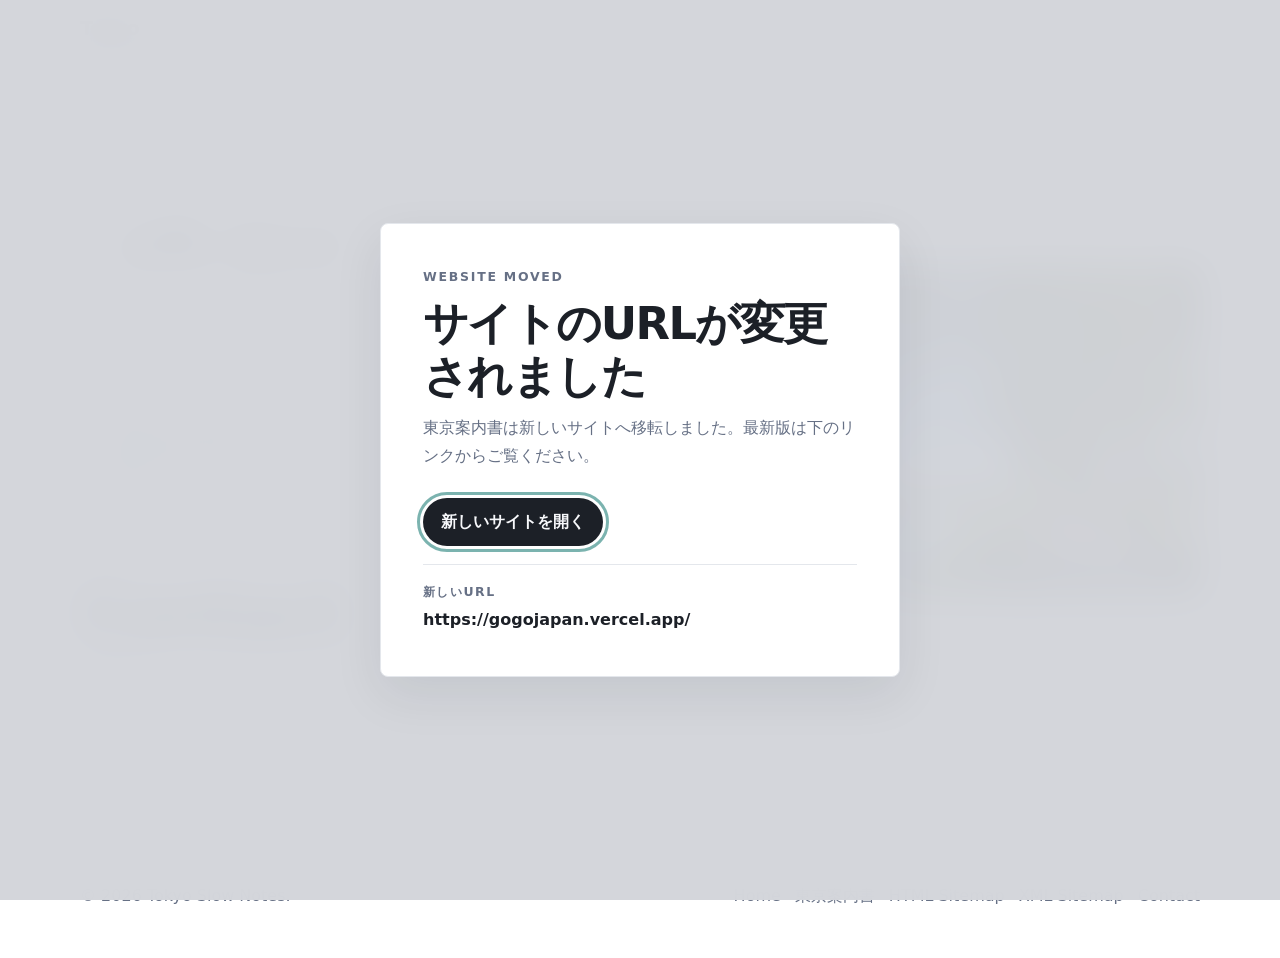
<file: contact.html>
<!doctype html>
<html lang="ja">
<head>
  <meta charset="utf-8">
  <meta name="viewport" content="width=device-width, initial-scale=1">
  <title>Tokyo Slow Notes へのお問い合わせページ。東京案内書に関する連絡先情報を掲載しています。</title>
  <meta name="description" content="Contact">
  <link rel="canonical" href="https://ryu-slyde.github.io/japan-notes/Contact | Tokyo Slow Notes">
  <meta name="robots" content="index,follow,max-image-preview:large">
  <meta property="og:type" content="website">
  <meta property="og:title" content="Tokyo Slow Notes へのお問い合わせページ。東京案内書に関する連絡先情報を掲載しています。">
  <meta property="og:description" content="Contact">
  <meta property="og:url" content="https://ryu-slyde.github.io/japan-notes/Contact | Tokyo Slow Notes">
  <meta property="og:image" content="https://ryu-slyde.github.io/japan-notes/img/tokyo-imperial-palace-moat.webp">
  <meta name="twitter:card" content="summary_large_image">
  <link rel="stylesheet" href="style.css">
  <link rel="stylesheet" href="responsive.css">
  <script src="main.js" defer></script>
  <script type="application/ld+json">{"@context":"https://schema.org","@type":"WebPage","name":"Contact","description":"Contact","url":"https://ryu-slyde.github.io/japan-notes/Contact | Tokyo Slow Notes","inLanguage":"ja","isPartOf":{"@type":"Blog","name":"Tokyo Slow Notes"}}</script>
</head>
<body>
  <a class="skip-link" href="#main">本文へスキップ</a>
  <div class="progress" aria-hidden="true"><span id="scrollProgress"></span></div>
  <header class="site-header" data-header>
    <nav class="nav container" aria-label="Primary navigation">
      <a class="logo" href="index.html" aria-label="Tokyo Slow Notes home">Tokyo<span>Slow Notes</span></a>
      <button class="nav-toggle" type="button" aria-label="メニューを開く" aria-controls="siteMenu" aria-expanded="false">☰</button>
      <ul class="nav-menu" id="siteMenu">
        <li><a href="index.html">Home</a></li>
        <li><a href="tokyo-guide.html">東京案内書</a></li>
        <li><a href="routes.html">Routes</a></li>
        <li><a href="places.html">Places</a></li>
        <li><a href="category-travel.html">Travel</a></li>
        <li><a href="about.html">About</a></li>
      </ul>
      <div class="header-actions"><button class="icon-btn" type="button" data-search-open aria-label="検索を開く">Search</button><button class="icon-btn" type="button" data-theme-toggle aria-label="ダークモード切り替え" aria-pressed="false">Dark</button></div>
    </nav>
  </header>
  <div class="search-modal" data-search-modal aria-hidden="true"><div class="search-panel" role="dialog" aria-modal="true" aria-labelledby="searchTitle"><button class="close-btn" type="button" data-search-close aria-label="検索を閉じる">×</button><h2 id="searchTitle">Search articles</h2><label class="sr-only" for="siteSearch">キーワード検索</label><input id="siteSearch" type="search" placeholder="東京案内書、谷中銀座、庭園..." autocomplete="off"><div class="search-results" data-search-results></div></div></div>
  <main id="main">
    <section class="page-hero container">
      <div><p class="eyebrow"><section class="page-section"><h2>お問い合わせ</h2><p>このサイトは静的HTMLで作られています。お問い合わせフォームの代わりに、GitHub Pages のプロフィールやSNSから連絡してください。</p><ul class="article-route-list"><li>サイト名: Tokyo Slow Notes</li><li>テーマ: 東京案内書</li><li>内容: 東京旅行記・写真・自転車ルート</li></ul></section></p><h1>Contact</h1><p>Contact</p></div>
      <picture class="page-hero-media"><img src="img/tokyo-imperial-palace-moat.webp" alt="Contact のイメージ写真" width="1200" height="900" loading="eager"></picture>
    </section>
    <div class="container page-body">img/tokyo-science-museum-bicycle-display.webp</div>
  </main>
  <footer class="site-footer"><div class="container footer-grid"><p>© 2026 Tokyo Slow Notes.</p><nav aria-label="Footer navigation"><a href="index.html">Home</a><a href="tokyo-guide.html">東京案内書</a><a href="html-sitemap.html">HTML Sitemap</a><a href="sitemap.xml">XML Sitemap</a><a href="contact.html">Contact</a></nav></div></footer>
  <button class="back-to-top" type="button" data-back-to-top aria-label="ページ上部へ戻る">↑</button>
</body>
</html>
</file>
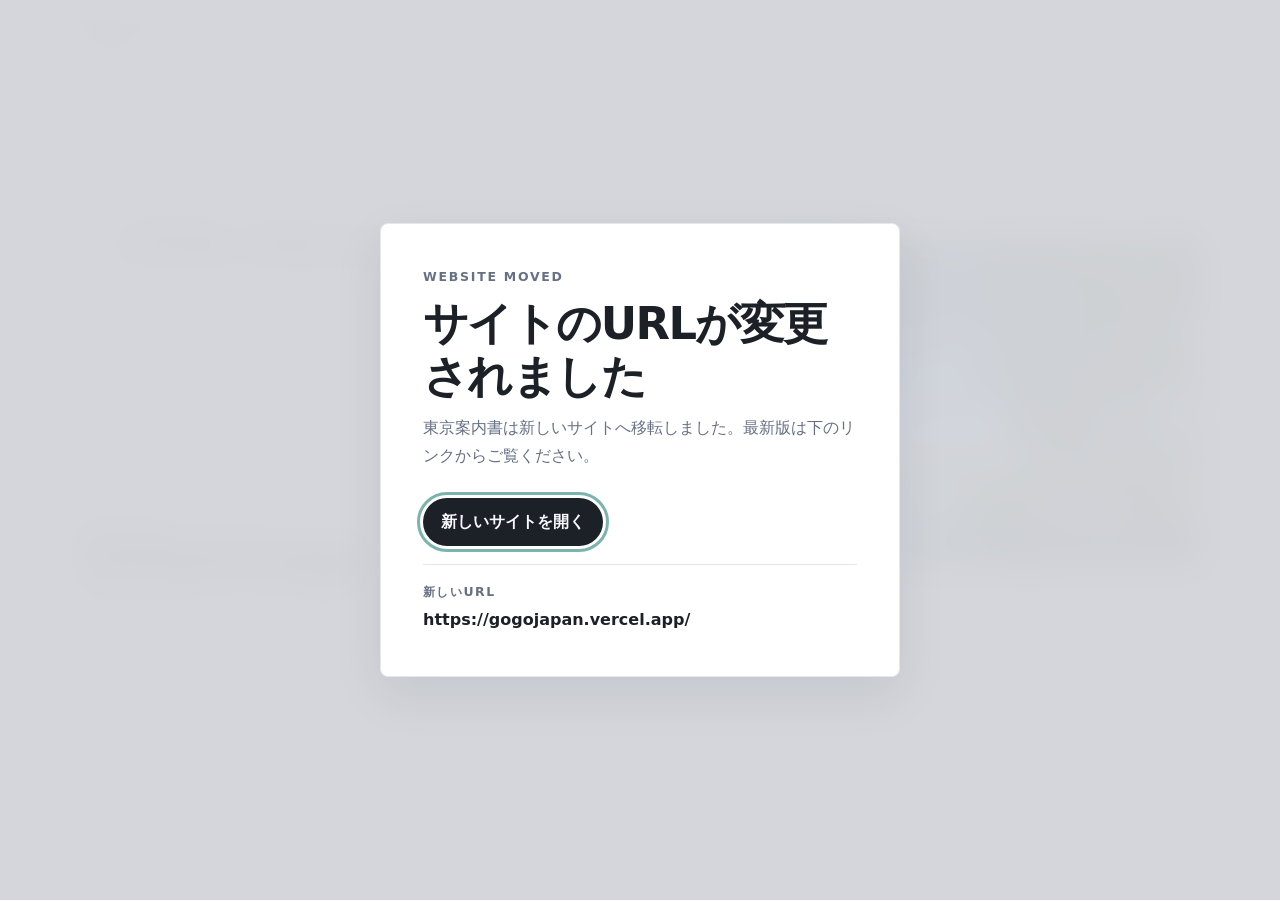
<file: html-sitemap.html>
<!doctype html>
<html lang="ja">
<head>
  <meta charset="utf-8">
  <meta name="viewport" content="width=device-width, initial-scale=1">
  <title>Tokyo Slow Notes の全ページ一覧。東京案内書、記事、ルート、スポット、カテゴリー、タグページへ移動できます。</title>
  <meta name="description" content="HTML Sitemap">
  <link rel="canonical" href="https://ryu-slyde.github.io/japan-notes/HTML Sitemap | Tokyo Slow Notes">
  <meta name="robots" content="index,follow,max-image-preview:large">
  <meta property="og:type" content="website">
  <meta property="og:title" content="Tokyo Slow Notes の全ページ一覧。東京案内書、記事、ルート、スポット、カテゴリー、タグページへ移動できます。">
  <meta property="og:description" content="HTML Sitemap">
  <meta property="og:url" content="https://ryu-slyde.github.io/japan-notes/HTML Sitemap | Tokyo Slow Notes">
  <meta property="og:image" content="https://ryu-slyde.github.io/japan-notes/img/tokyo-imperial-palace-moat.webp">
  <meta name="twitter:card" content="summary_large_image">
  <link rel="stylesheet" href="style.css">
  <link rel="stylesheet" href="responsive.css">
  <script src="main.js" defer></script>
  <script type="application/ld+json">{"@context":"https://schema.org","@type":"WebPage","name":"Sitemap","description":"HTML Sitemap","url":"https://ryu-slyde.github.io/japan-notes/HTML Sitemap | Tokyo Slow Notes","inLanguage":"ja","isPartOf":{"@type":"Blog","name":"Tokyo Slow Notes"}}</script>
</head>
<body>
  <a class="skip-link" href="#main">本文へスキップ</a>
  <div class="progress" aria-hidden="true"><span id="scrollProgress"></span></div>
  <header class="site-header" data-header>
    <nav class="nav container" aria-label="Primary navigation">
      <a class="logo" href="index.html" aria-label="Tokyo Slow Notes home">Tokyo<span>Slow Notes</span></a>
      <button class="nav-toggle" type="button" aria-label="メニューを開く" aria-controls="siteMenu" aria-expanded="false">☰</button>
      <ul class="nav-menu" id="siteMenu">
        <li><a href="index.html">Home</a></li>
        <li><a href="tokyo-guide.html">東京案内書</a></li>
        <li><a href="routes.html">Routes</a></li>
        <li><a href="places.html">Places</a></li>
        <li><a href="category-travel.html">Travel</a></li>
        <li><a href="about.html">About</a></li>
      </ul>
      <div class="header-actions"><button class="icon-btn" type="button" data-search-open aria-label="検索を開く">Search</button><button class="icon-btn" type="button" data-theme-toggle aria-label="ダークモード切り替え" aria-pressed="false">Dark</button></div>
    </nav>
  </header>
  <div class="search-modal" data-search-modal aria-hidden="true"><div class="search-panel" role="dialog" aria-modal="true" aria-labelledby="searchTitle"><button class="close-btn" type="button" data-search-close aria-label="検索を閉じる">×</button><h2 id="searchTitle">Search articles</h2><label class="sr-only" for="siteSearch">キーワード検索</label><input id="siteSearch" type="search" placeholder="東京案内書、谷中銀座、庭園..." autocomplete="off"><div class="search-results" data-search-results></div></div></div>
  <main id="main">
    <section class="page-hero container">
      <div><p class="eyebrow"><section class="page-section"><h2>HTML Sitemap</h2><ul class="sitemap-list"><li><a href="index.html">Home</a></li><li><a href="tokyo-guide.html">東京案内書</a></li><li><a href="article.html">自転車で巡る東京の静けさと記憶</a></li><li><a href="routes.html">Routes</a></li><li><a href="places.html">Places</a></li><li><a href="category-travel.html">Travel Essay</a></li><li><a href="tag-tokyo-annai.html">Tag: 東京案内書</a></li><li><a href="about.html">About</a></li><li><a href="contact.html">Contact</a></li></ul></section></p><h1>Sitemap</h1><p>HTML Sitemap</p></div>
      <picture class="page-hero-media"><img src="img/tokyo-imperial-palace-moat.webp" alt="Sitemap のイメージ写真" width="1200" height="900" loading="eager"></picture>
    </section>
    <div class="container page-body">img/tokyo-dome-stadium.webp</div>
  </main>
  <footer class="site-footer"><div class="container footer-grid"><p>© 2026 Tokyo Slow Notes.</p><nav aria-label="Footer navigation"><a href="index.html">Home</a><a href="tokyo-guide.html">東京案内書</a><a href="html-sitemap.html">HTML Sitemap</a><a href="sitemap.xml">XML Sitemap</a><a href="contact.html">Contact</a></nav></div></footer>
  <button class="back-to-top" type="button" data-back-to-top aria-label="ページ上部へ戻る">↑</button>
</body>
</html>
</file>
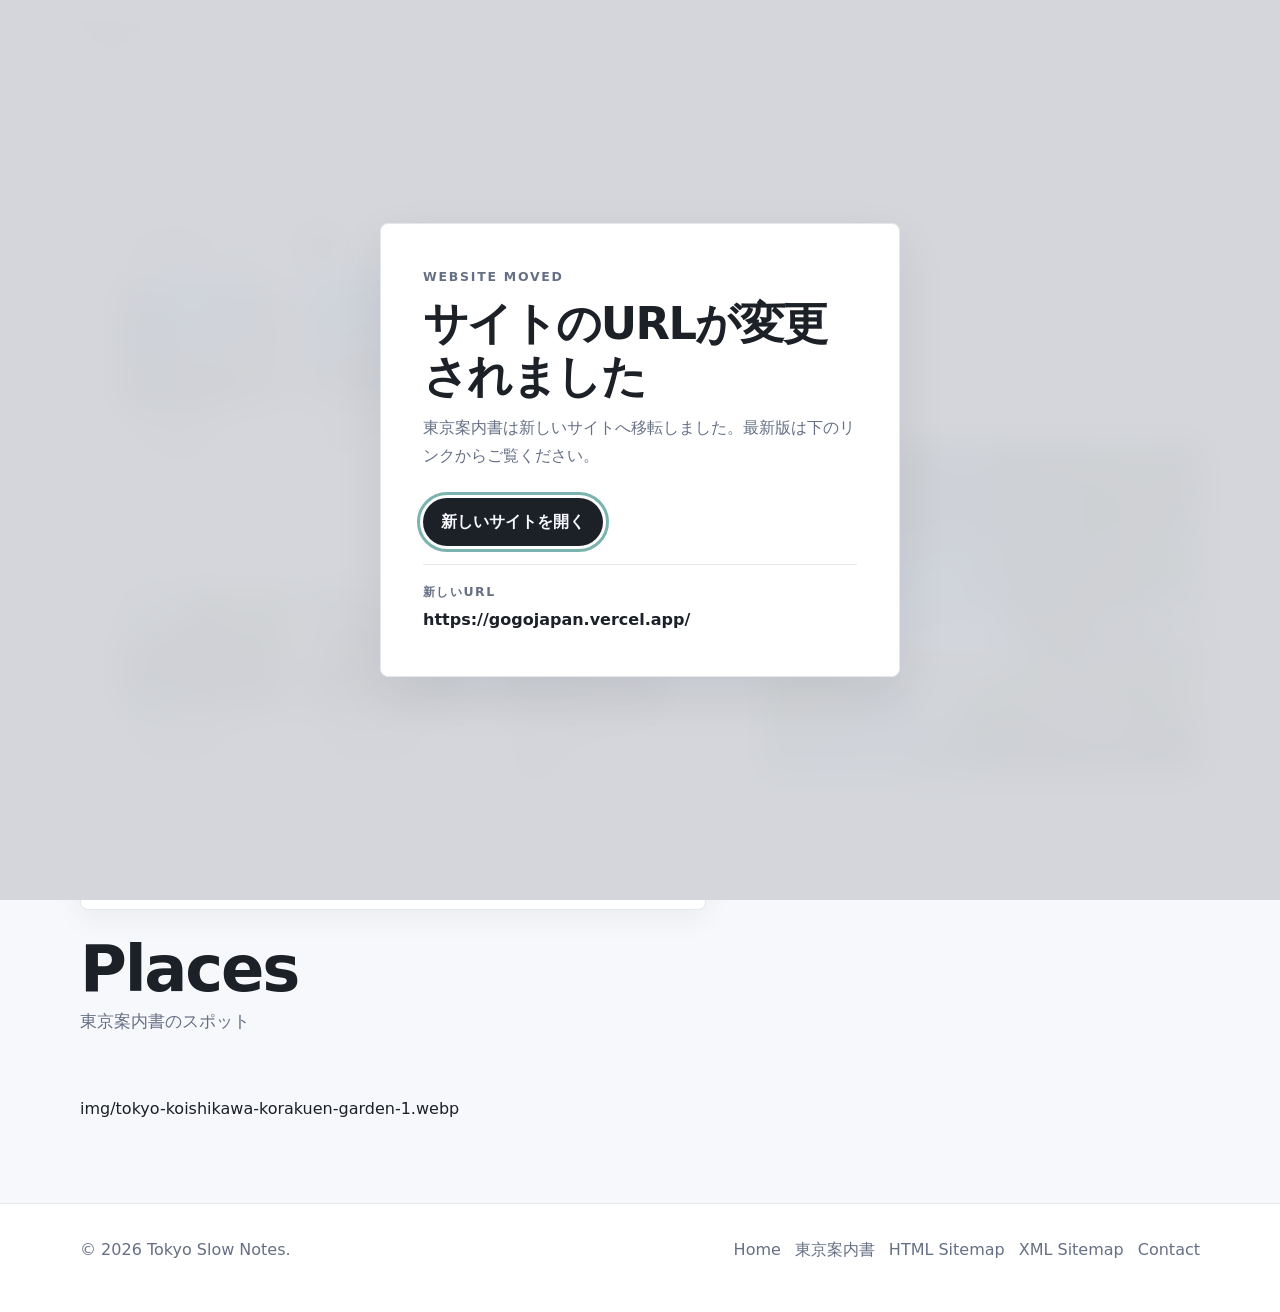
<file: places.html>
<!doctype html>
<html lang="ja">
<head>
  <meta charset="utf-8">
  <meta name="viewport" content="width=device-width, initial-scale=1">
  <title>東京案内書のスポットページ。谷中銀座、東京ドーム、小石川後楽園、科学技術館、東京大神宮、江戸東京たてもの園を写真で整理します。</title>
  <meta name="description" content="東京案内書のスポット">
  <link rel="canonical" href="https://ryu-slyde.github.io/japan-notes/東京案内書 スポット | 谷中銀座・庭園・江戸東京たてもの園">
  <meta name="robots" content="index,follow,max-image-preview:large">
  <meta property="og:type" content="website">
  <meta property="og:title" content="東京案内書のスポットページ。谷中銀座、東京ドーム、小石川後楽園、科学技術館、東京大神宮、江戸東京たてもの園を写真で整理します。">
  <meta property="og:description" content="東京案内書のスポット">
  <meta property="og:url" content="https://ryu-slyde.github.io/japan-notes/東京案内書 スポット | 谷中銀座・庭園・江戸東京たてもの園">
  <meta property="og:image" content="https://ryu-slyde.github.io/japan-notes/img/tokyo-imperial-palace-moat.webp">
  <meta name="twitter:card" content="summary_large_image">
  <link rel="stylesheet" href="style.css">
  <link rel="stylesheet" href="responsive.css">
  <script src="main.js" defer></script>
  <script type="application/ld+json">{"@context":"https://schema.org","@type":"WebPage","name":"Places","description":"東京案内書のスポット","url":"https://ryu-slyde.github.io/japan-notes/東京案内書 スポット | 谷中銀座・庭園・江戸東京たてもの園","inLanguage":"ja","isPartOf":{"@type":"Blog","name":"Tokyo Slow Notes"}}</script>
</head>
<body>
  <a class="skip-link" href="#main">本文へスキップ</a>
  <div class="progress" aria-hidden="true"><span id="scrollProgress"></span></div>
  <header class="site-header" data-header>
    <nav class="nav container" aria-label="Primary navigation">
      <a class="logo" href="index.html" aria-label="Tokyo Slow Notes home">Tokyo<span>Slow Notes</span></a>
      <button class="nav-toggle" type="button" aria-label="メニューを開く" aria-controls="siteMenu" aria-expanded="false">☰</button>
      <ul class="nav-menu" id="siteMenu">
        <li><a href="index.html">Home</a></li>
        <li><a href="tokyo-guide.html">東京案内書</a></li>
        <li><a href="routes.html">Routes</a></li>
        <li><a href="places.html">Places</a></li>
        <li><a href="category-travel.html">Travel</a></li>
        <li><a href="about.html">About</a></li>
      </ul>
      <div class="header-actions"><button class="icon-btn" type="button" data-search-open aria-label="検索を開く">Search</button><button class="icon-btn" type="button" data-theme-toggle aria-label="ダークモード切り替え" aria-pressed="false">Dark</button></div>
    </nav>
  </header>
  <div class="search-modal" data-search-modal aria-hidden="true"><div class="search-panel" role="dialog" aria-modal="true" aria-labelledby="searchTitle"><button class="close-btn" type="button" data-search-close aria-label="検索を閉じる">×</button><h2 id="searchTitle">Search articles</h2><label class="sr-only" for="siteSearch">キーワード検索</label><input id="siteSearch" type="search" placeholder="東京案内書、谷中銀座、庭園..." autocomplete="off"><div class="search-results" data-search-results></div></div></div>
  <main id="main">
    <section class="page-hero container">
      <div><p class="eyebrow"><section class="page-section"><h2>スポット一覧</h2><div class="place-grid"><article><img src="img/tokyo-yanaka-ginza-street.webp" alt="谷中銀座" loading="lazy"><h3>谷中銀座</h3><p>古き良き東京の日常が残る商店街。</p></article><article><img src="img/tokyo-dome-stadium.webp" alt="東京ドーム" loading="lazy"><h3>東京ドーム</h3><p>野球ファンの熱気と大都会の孤独を感じた場所。</p></article><article><img src="img/tokyo-koishikawa-korakuen-garden-1.webp" alt="小石川後楽園" loading="lazy"><h3>小石川後楽園</h3><p>東京の真ん中にある静かな庭園。</p></article><article><img src="img/tokyo-ijin-gu-shrine.webp" alt="東京大神宮" loading="lazy"><h3>東京大神宮</h3><p>良縁を願う人々が集まる神社。</p></article><article><img src="img/tokyo-science-museum-exhibition.webp" alt="科学技術館" loading="lazy"><h3>科学技術館</h3><p>好奇心と学びが直接つながる展示空間。</p></article><article><img src="img/tokyo-edo-museum-old-town.webp" alt="江戸東京たてもの園" loading="lazy"><h3>江戸東京たてもの園</h3><p>保存された過去を歩ける場所。</p></article></div></section></p><h1>Places</h1><p>東京案内書のスポット</p></div>
      <picture class="page-hero-media"><img src="img/tokyo-imperial-palace-moat.webp" alt="Places のイメージ写真" width="1200" height="900" loading="eager"></picture>
    </section>
    <div class="container page-body">img/tokyo-koishikawa-korakuen-garden-1.webp</div>
  </main>
  <footer class="site-footer"><div class="container footer-grid"><p>© 2026 Tokyo Slow Notes.</p><nav aria-label="Footer navigation"><a href="index.html">Home</a><a href="tokyo-guide.html">東京案内書</a><a href="html-sitemap.html">HTML Sitemap</a><a href="sitemap.xml">XML Sitemap</a><a href="contact.html">Contact</a></nav></div></footer>
  <button class="back-to-top" type="button" data-back-to-top aria-label="ページ上部へ戻る">↑</button>
</body>
</html>
</file>
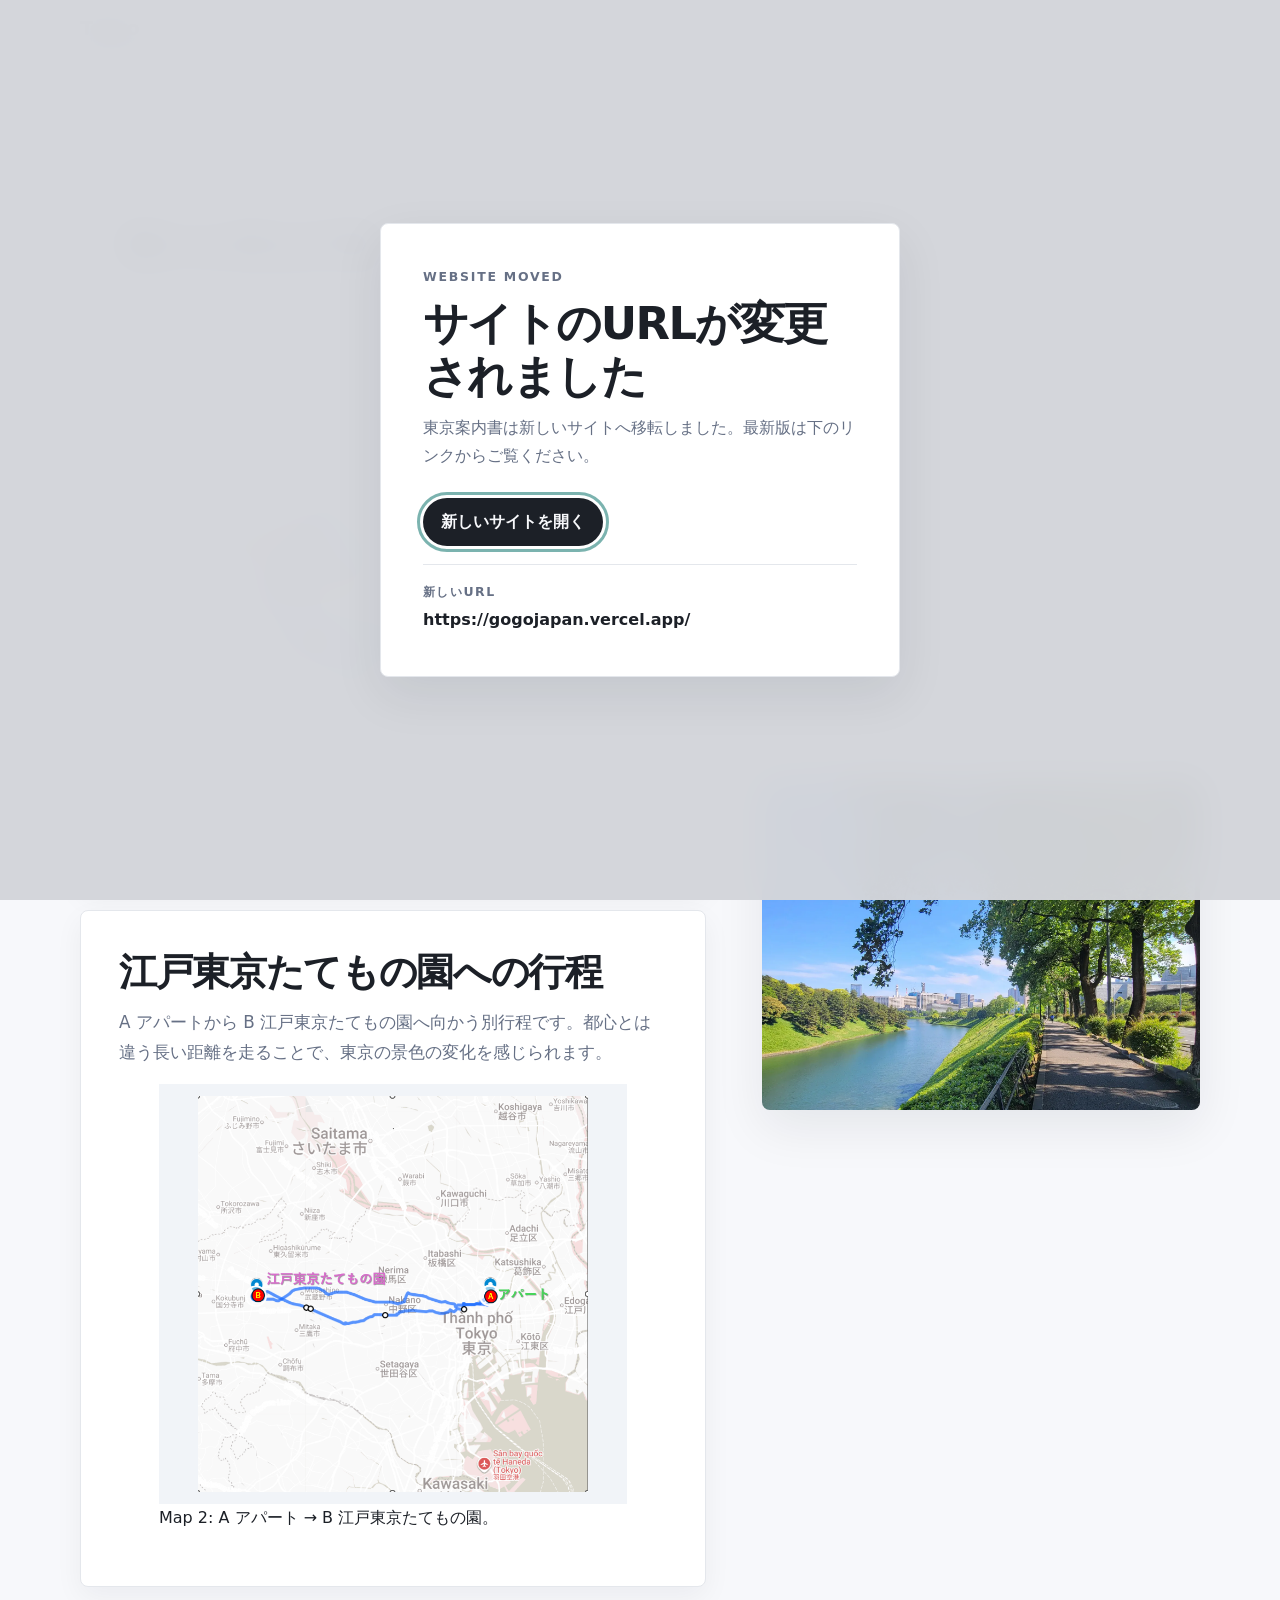
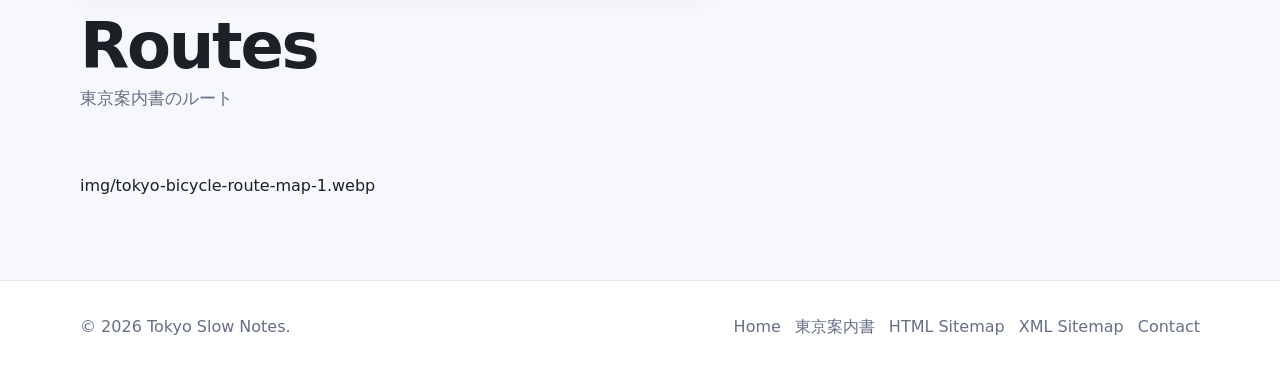
<file: routes.html>
<!doctype html>
<html lang="ja">
<head>
  <meta charset="utf-8">
  <meta name="viewport" content="width=device-width, initial-scale=1">
  <title>東京案内書のルートページ。都心を巡る map1 と江戸東京たてもの園へ向かう map2 を分けて紹介します。</title>
  <meta name="description" content="東京案内書のルート">
  <link rel="canonical" href="https://ryu-slyde.github.io/japan-notes/東京案内書 ルート | 自転車で巡る東京モデルコース">
  <meta name="robots" content="index,follow,max-image-preview:large">
  <meta property="og:type" content="website">
  <meta property="og:title" content="東京案内書のルートページ。都心を巡る map1 と江戸東京たてもの園へ向かう map2 を分けて紹介します。">
  <meta property="og:description" content="東京案内書のルート">
  <meta property="og:url" content="https://ryu-slyde.github.io/japan-notes/東京案内書 ルート | 自転車で巡る東京モデルコース">
  <meta property="og:image" content="https://ryu-slyde.github.io/japan-notes/img/tokyo-imperial-palace-moat.webp">
  <meta name="twitter:card" content="summary_large_image">
  <link rel="stylesheet" href="style.css">
  <link rel="stylesheet" href="responsive.css">
  <script src="main.js" defer></script>
  <script type="application/ld+json">{"@context":"https://schema.org","@type":"WebPage","name":"Routes","description":"東京案内書のルート","url":"https://ryu-slyde.github.io/japan-notes/東京案内書 ルート | 自転車で巡る東京モデルコース","inLanguage":"ja","isPartOf":{"@type":"Blog","name":"Tokyo Slow Notes"}}</script>
</head>
<body>
  <a class="skip-link" href="#main">本文へスキップ</a>
  <div class="progress" aria-hidden="true"><span id="scrollProgress"></span></div>
  <header class="site-header" data-header>
    <nav class="nav container" aria-label="Primary navigation">
      <a class="logo" href="index.html" aria-label="Tokyo Slow Notes home">Tokyo<span>Slow Notes</span></a>
      <button class="nav-toggle" type="button" aria-label="メニューを開く" aria-controls="siteMenu" aria-expanded="false">☰</button>
      <ul class="nav-menu" id="siteMenu">
        <li><a href="index.html">Home</a></li>
        <li><a href="tokyo-guide.html">東京案内書</a></li>
        <li><a href="routes.html">Routes</a></li>
        <li><a href="places.html">Places</a></li>
        <li><a href="category-travel.html">Travel</a></li>
        <li><a href="about.html">About</a></li>
      </ul>
      <div class="header-actions"><button class="icon-btn" type="button" data-search-open aria-label="検索を開く">Search</button><button class="icon-btn" type="button" data-theme-toggle aria-label="ダークモード切り替え" aria-pressed="false">Dark</button></div>
    </nav>
  </header>
  <div class="search-modal" data-search-modal aria-hidden="true"><div class="search-panel" role="dialog" aria-modal="true" aria-labelledby="searchTitle"><button class="close-btn" type="button" data-search-close aria-label="検索を閉じる">×</button><h2 id="searchTitle">Search articles</h2><label class="sr-only" for="siteSearch">キーワード検索</label><input id="siteSearch" type="search" placeholder="東京案内書、谷中銀座、庭園..." autocomplete="off"><div class="search-results" data-search-results></div></div></div>
  <main id="main">
    <section class="page-hero container">
      <div><p class="eyebrow"><section class="page-section"><h2>都心を巡る行程</h2><p>A アパートから、B 谷中銀座、C 東京ドーム、D 都立小石川後楽園と皇居のお濠、E 科学技術館、F 東京大神宮へ向かうルートです。</p><figure class="standalone-map"><img src="img/tokyo-bicycle-route-map-1.webp" alt="東京案内書 map1 都心を巡る自転車ルート" width="900" height="900" loading="lazy"><figcaption>Map 1: A アパート → B 谷中銀座 → C 東京ドーム → D 都立小石川後楽園と皇居のお濠 → E 科学技術館 → F 東京大神宮。</figcaption></figure></section><section class="page-section"><h2>江戸東京たてもの園への行程</h2><p>A アパートから B 江戸東京たてもの園へ向かう別行程です。都心とは違う長い距離を走ることで、東京の景色の変化を感じられます。</p><figure class="standalone-map"><img src="img/tokyo-bicycle-route-map-2.webp" alt="東京案内書 map2 江戸東京たてもの園への自転車ルート" width="900" height="900" loading="lazy"><figcaption>Map 2: A アパート → B 江戸東京たてもの園。</figcaption></figure></section></p><h1>Routes</h1><p>東京案内書のルート</p></div>
      <picture class="page-hero-media"><img src="img/tokyo-imperial-palace-moat.webp" alt="Routes のイメージ写真" width="1200" height="900" loading="eager"></picture>
    </section>
    <div class="container page-body">img/tokyo-bicycle-route-map-1.webp</div>
  </main>
  <footer class="site-footer"><div class="container footer-grid"><p>© 2026 Tokyo Slow Notes.</p><nav aria-label="Footer navigation"><a href="index.html">Home</a><a href="tokyo-guide.html">東京案内書</a><a href="html-sitemap.html">HTML Sitemap</a><a href="sitemap.xml">XML Sitemap</a><a href="contact.html">Contact</a></nav></div></footer>
  <button class="back-to-top" type="button" data-back-to-top aria-label="ページ上部へ戻る">↑</button>
</body>
</html>
</file>
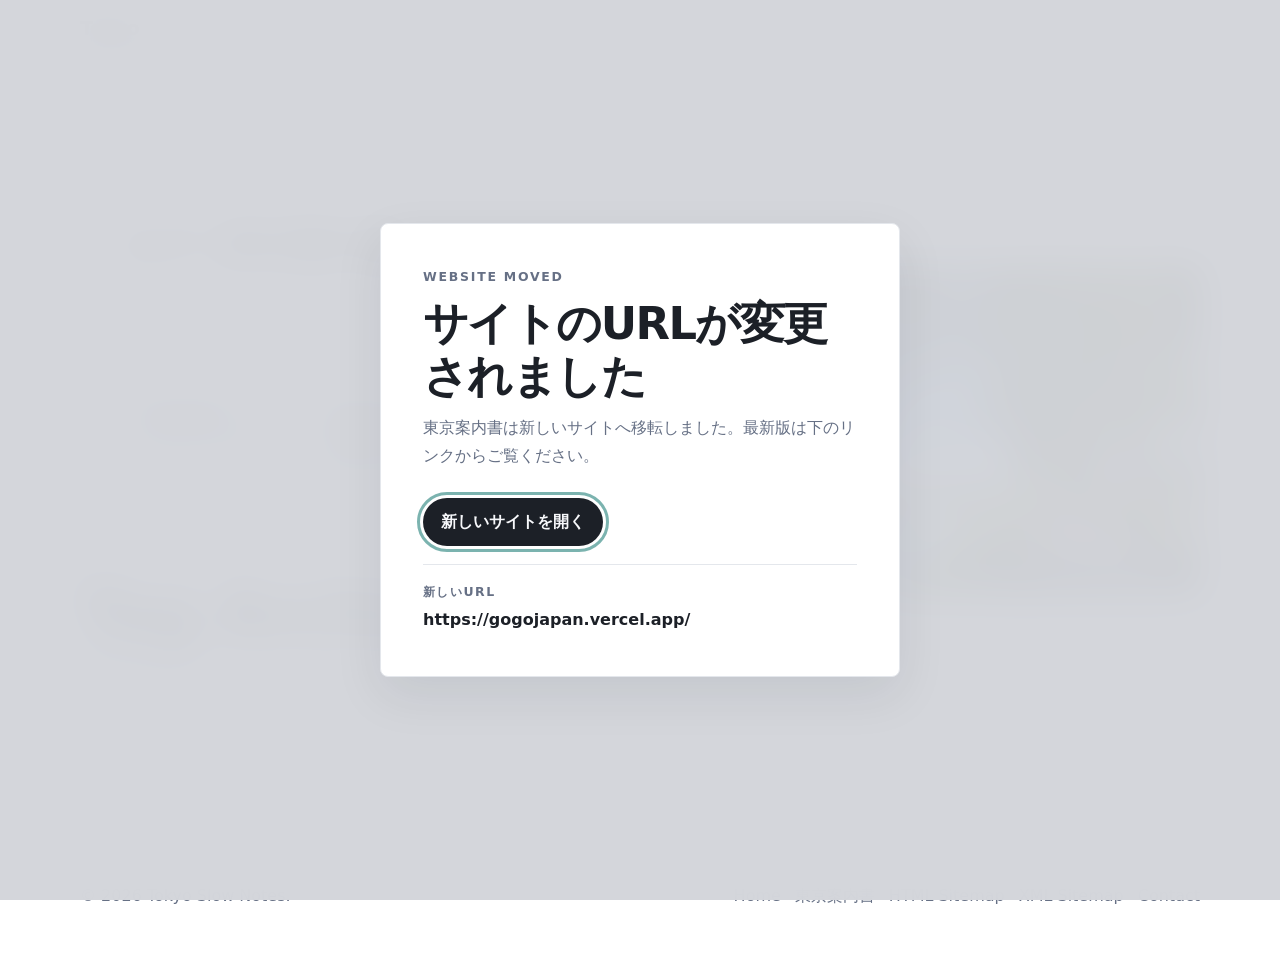
<file: tag-tokyo-annai.html>
<!doctype html>
<html lang="ja">
<head>
  <meta charset="utf-8">
  <meta name="viewport" content="width=device-width, initial-scale=1">
  <title>東京案内書タグページ。自転車で巡る東京旅行記、ルート、スポット記事を内部リンクでまとめています。</title>
  <meta name="description" content="東京案内書 タグ">
  <link rel="canonical" href="https://ryu-slyde.github.io/japan-notes/東京案内書 タグ | 東京を自転車で巡るブログ">
  <meta name="robots" content="index,follow,max-image-preview:large">
  <meta property="og:type" content="website">
  <meta property="og:title" content="東京案内書タグページ。自転車で巡る東京旅行記、ルート、スポット記事を内部リンクでまとめています。">
  <meta property="og:description" content="東京案内書 タグ">
  <meta property="og:url" content="https://ryu-slyde.github.io/japan-notes/東京案内書 タグ | 東京を自転車で巡るブログ">
  <meta property="og:image" content="https://ryu-slyde.github.io/japan-notes/img/tokyo-imperial-palace-moat.webp">
  <meta name="twitter:card" content="summary_large_image">
  <link rel="stylesheet" href="style.css">
  <link rel="stylesheet" href="responsive.css">
  <script src="main.js" defer></script>
  <script type="application/ld+json">{"@context":"https://schema.org","@type":"WebPage","name":"Tag Archive","description":"東京案内書 タグ","url":"https://ryu-slyde.github.io/japan-notes/東京案内書 タグ | 東京を自転車で巡るブログ","inLanguage":"ja","isPartOf":{"@type":"Blog","name":"Tokyo Slow Notes"}}</script>
</head>
<body>
  <a class="skip-link" href="#main">本文へスキップ</a>
  <div class="progress" aria-hidden="true"><span id="scrollProgress"></span></div>
  <header class="site-header" data-header>
    <nav class="nav container" aria-label="Primary navigation">
      <a class="logo" href="index.html" aria-label="Tokyo Slow Notes home">Tokyo<span>Slow Notes</span></a>
      <button class="nav-toggle" type="button" aria-label="メニューを開く" aria-controls="siteMenu" aria-expanded="false">☰</button>
      <ul class="nav-menu" id="siteMenu">
        <li><a href="index.html">Home</a></li>
        <li><a href="tokyo-guide.html">東京案内書</a></li>
        <li><a href="routes.html">Routes</a></li>
        <li><a href="places.html">Places</a></li>
        <li><a href="category-travel.html">Travel</a></li>
        <li><a href="about.html">About</a></li>
      </ul>
      <div class="header-actions"><button class="icon-btn" type="button" data-search-open aria-label="検索を開く">Search</button><button class="icon-btn" type="button" data-theme-toggle aria-label="ダークモード切り替え" aria-pressed="false">Dark</button></div>
    </nav>
  </header>
  <div class="search-modal" data-search-modal aria-hidden="true"><div class="search-panel" role="dialog" aria-modal="true" aria-labelledby="searchTitle"><button class="close-btn" type="button" data-search-close aria-label="検索を閉じる">×</button><h2 id="searchTitle">Search articles</h2><label class="sr-only" for="siteSearch">キーワード検索</label><input id="siteSearch" type="search" placeholder="東京案内書、谷中銀座、庭園..." autocomplete="off"><div class="search-results" data-search-results></div></div></div>
  <main id="main">
    <section class="page-hero container">
      <div><p class="eyebrow"><section class="page-section"><h2>タグ: 東京案内書</h2><p>「東京案内書」は、このサイトで最も重要なSEOキーワードです。東京を自転車で巡る旅、写真、ルート、スポット情報をまとめるタグとして使っています。</p><div class="card-list"><a href="tokyo-guide.html"><strong>東京案内書トップ</strong><span>このサイトの案内ページ。</span></a><a href="article.html"><strong>自転車で巡る東京の静けさと記憶</strong><span>メイン記事。</span></a><a href="routes.html"><strong>ルート案内</strong><span>map1 と map2。</span></a></div></section></p><h1>Tag Archive</h1><p>東京案内書 タグ</p></div>
      <picture class="page-hero-media"><img src="img/tokyo-imperial-palace-moat.webp" alt="Tag Archive のイメージ写真" width="1200" height="900" loading="eager"></picture>
    </section>
    <div class="container page-body">img/tokyo-edo-museum-tram.webp</div>
  </main>
  <footer class="site-footer"><div class="container footer-grid"><p>© 2026 Tokyo Slow Notes.</p><nav aria-label="Footer navigation"><a href="index.html">Home</a><a href="tokyo-guide.html">東京案内書</a><a href="html-sitemap.html">HTML Sitemap</a><a href="sitemap.xml">XML Sitemap</a><a href="contact.html">Contact</a></nav></div></footer>
  <button class="back-to-top" type="button" data-back-to-top aria-label="ページ上部へ戻る">↑</button>
</body>
</html>
</file>
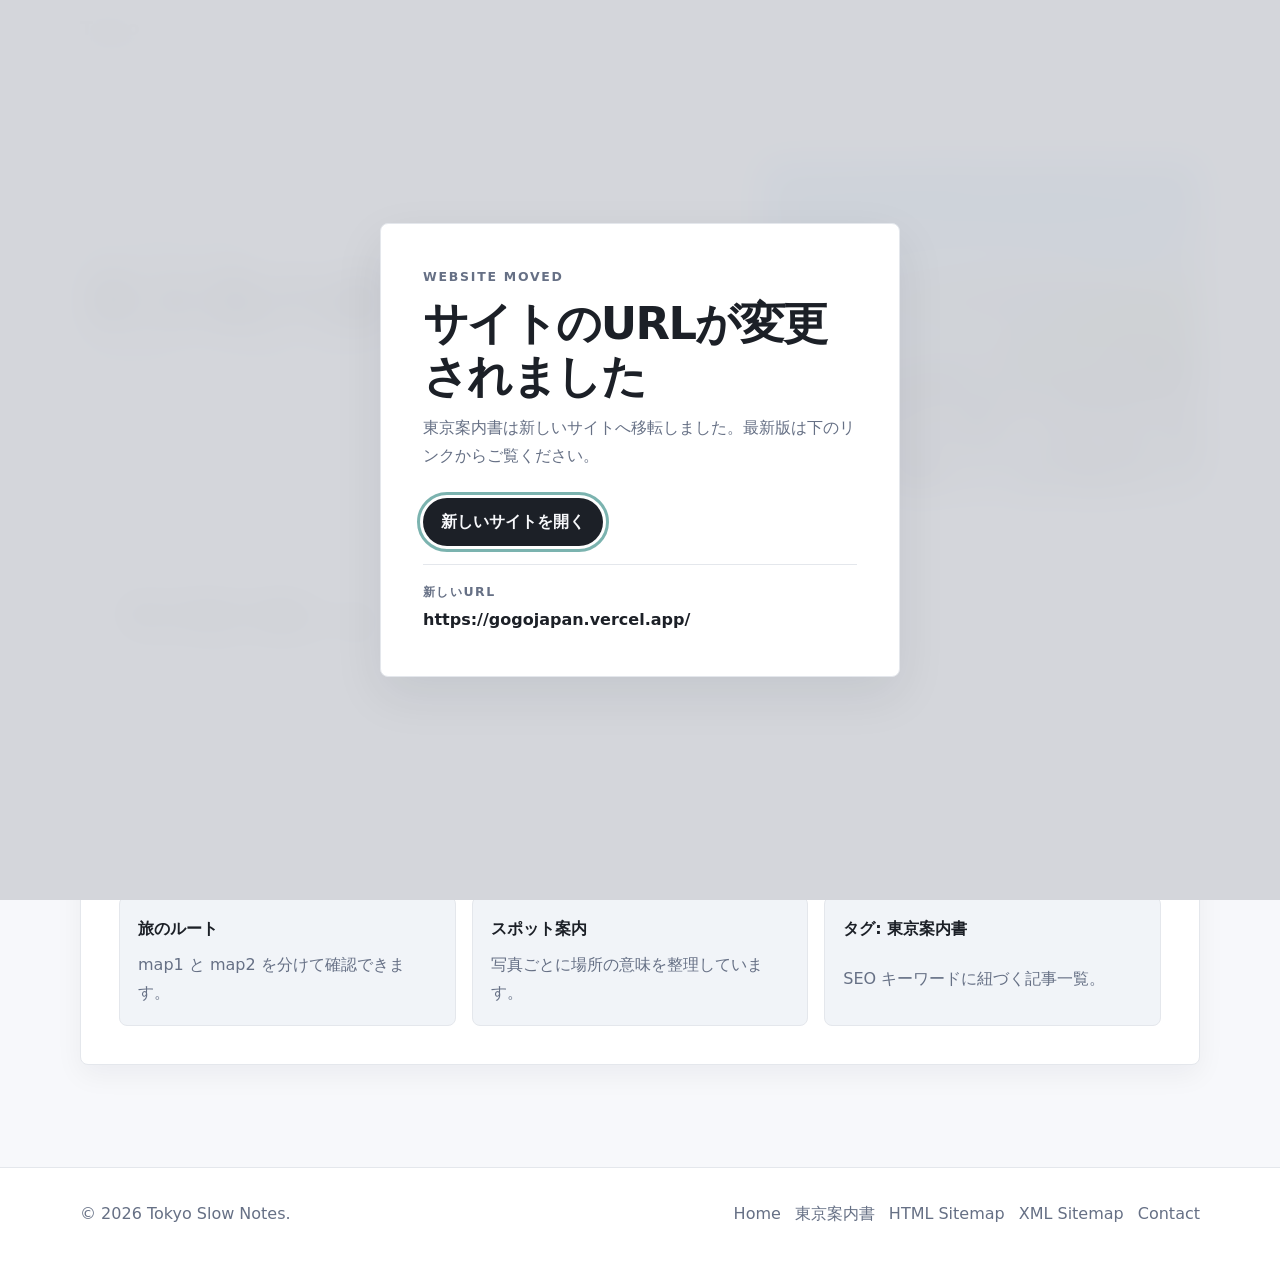
<file: tokyo-guide.html>
<!doctype html>
<html lang="ja">
<head>
  <meta charset="utf-8">
  <meta name="viewport" content="width=device-width, initial-scale=1">
  <title>東京案内書 | 自転車で巡る東京の個人ガイド</title>
  <meta name="description" content="東京案内書として、谷中銀座、東京ドーム、庭園、神社、江戸東京たてもの園を自転車で巡る旅を整理した個人ブログです。">
  <link rel="canonical" href="https://ryu-slyde.github.io/japan-notes/tokyo-guide.html">
  <meta name="robots" content="index,follow,max-image-preview:large">
  <meta property="og:type" content="website">
  <meta property="og:title" content="東京案内書 | 自転車で巡る東京の個人ガイド">
  <meta property="og:description" content="東京案内書として、谷中銀座、東京ドーム、庭園、神社、江戸東京たてもの園を自転車で巡る旅を整理した個人ブログです。">
  <meta property="og:url" content="https://ryu-slyde.github.io/japan-notes/tokyo-guide.html">
  <meta property="og:image" content="https://ryu-slyde.github.io/japan-notes/img/tokyo-dome-stadium.webp">
  <meta name="twitter:card" content="summary_large_image">
  <link rel="stylesheet" href="style.css">
  <link rel="stylesheet" href="responsive.css">
  <script src="main.js" defer></script>
  <script type="application/ld+json">{"@context":"https://schema.org","@type":"WebPage","name":"東京案内書","description":"東京案内書として、谷中銀座、東京ドーム、庭園、神社、江戸東京たてもの園を自転車で巡る旅を整理した個人ブログです。","url":"https://ryu-slyde.github.io/japan-notes/tokyo-guide.html","inLanguage":"ja","isPartOf":{"@type":"Blog","name":"Tokyo Slow Notes"}}</script>
</head>
<body>
  <a class="skip-link" href="#main">本文へスキップ</a>
  <div class="progress" aria-hidden="true"><span id="scrollProgress"></span></div>
  <header class="site-header" data-header>
    <nav class="nav container" aria-label="Primary navigation">
      <a class="logo" href="index.html" aria-label="Tokyo Slow Notes home">Tokyo<span>Slow Notes</span></a>
      <button class="nav-toggle" type="button" aria-label="メニューを開く" aria-controls="siteMenu" aria-expanded="false">☰</button>
      <ul class="nav-menu" id="siteMenu">
        <li><a href="index.html">Home</a></li>
        <li><a href="tokyo-guide.html">東京案内書</a></li>
        <li><a href="routes.html">Routes</a></li>
        <li><a href="places.html">Places</a></li>
        <li><a href="category-travel.html">Travel</a></li>
        <li><a href="about.html">About</a></li>
      </ul>
      <div class="header-actions"><button class="icon-btn" type="button" data-search-open aria-label="検索を開く">Search</button><button class="icon-btn" type="button" data-theme-toggle aria-label="ダークモード切り替え" aria-pressed="false">Dark</button></div>
    </nav>
  </header>
  <div class="search-modal" data-search-modal aria-hidden="true"><div class="search-panel" role="dialog" aria-modal="true" aria-labelledby="searchTitle"><button class="close-btn" type="button" data-search-close aria-label="検索を閉じる">×</button><h2 id="searchTitle">Search articles</h2><label class="sr-only" for="siteSearch">キーワード検索</label><input id="siteSearch" type="search" placeholder="東京案内書、谷中銀座、庭園..." autocomplete="off"><div class="search-results" data-search-results></div></div></div>
  <main id="main">
    <section class="page-hero container">
      <div><p class="eyebrow">SEO Landing Page</p><h1>東京案内書</h1><p>東京案内書として、谷中銀座、東京ドーム、庭園、神社、江戸東京たてもの園を自転車で巡る旅を整理した個人ブログです。</p></div>
      <picture class="page-hero-media"><img src="img/tokyo-dome-stadium.webp" alt="東京案内書 のイメージ写真" width="1200" height="900" loading="eager"></picture>
    </section>
    <div class="container page-body"><section class="page-section"><h2>東京案内書とは</h2><p>このサイトの中心キーワードは「東京案内書」です。観光地を速く消費するための案内ではなく、自転車でゆっくり東京を読み、街の静けさ、熱狂、歴史、生活の気配を記録する個人ブログとして作っています。</p><p>初めて読む方は、まず<a href="article.html">自転車で巡る東京の静けさと記憶</a>をご覧ください。谷中銀座、東京ドーム、小石川後楽園、皇居のお濠、科学技術館、東京大神宮、江戸東京たてもの園を一つの旅としてまとめています。</p></section><section class="page-section card-list"><a href="routes.html"><strong>旅のルート</strong><span>map1 と map2 を分けて確認できます。</span></a><a href="places.html"><strong>スポット案内</strong><span>写真ごとに場所の意味を整理しています。</span></a><a href="tag-tokyo-annai.html"><strong>タグ: 東京案内書</strong><span>SEO キーワードに紐づく記事一覧。</span></a></section></div>
  </main>
  <footer class="site-footer"><div class="container footer-grid"><p>© 2026 Tokyo Slow Notes.</p><nav aria-label="Footer navigation"><a href="index.html">Home</a><a href="tokyo-guide.html">東京案内書</a><a href="html-sitemap.html">HTML Sitemap</a><a href="sitemap.xml">XML Sitemap</a><a href="contact.html">Contact</a></nav></div></footer>
  <button class="back-to-top" type="button" data-back-to-top aria-label="ページ上部へ戻る">↑</button>
</body>
</html>
</file>
<file: style.css>
﻿/* Base tokens and reset */
:root {
  --bg: #f7f8fb;
  --surface: #ffffff;
  --surface-soft: #f1f4f8;
  --text: #1c2027;
  --muted: #667085;
  --line: #e4e7ec;
  --accent: #0f766e;
  --accent-strong: #0b5f59;
  --shadow: 0 18px 50px rgba(15, 23, 42, .08);
  --radius: 8px;
  --container: 1120px;
}
[data-theme="dark"] {
  --bg: #101418;
  --surface: #171c22;
  --surface-soft: #202731;
  --text: #ecf0f3;
  --muted: #a7b0bd;
  --line: #2d3642;
  --accent: #5eead4;
  --accent-strong: #99f6e4;
  --shadow: 0 18px 50px rgba(0, 0, 0, .28);
}
* { box-sizing: border-box; }
html { scroll-behavior: smooth; text-size-adjust: 100%; }
body {
  margin: 0;
  background: var(--bg);
  color: var(--text);
  font-family: system-ui, -apple-system, BlinkMacSystemFont, "Segoe UI", "Noto Sans JP", Meiryo, sans-serif;
  font-size: 16px;
  line-height: 1.75;
  text-rendering: optimizeLegibility;
  -webkit-font-smoothing: antialiased;
}
img { display: block; max-width: 100%; height: auto; }
a { color: inherit; text-decoration: none; }
a:hover { color: var(--accent); }
button, input { font: inherit; }
button { cursor: pointer; }
:focus-visible { outline: 3px solid color-mix(in srgb, var(--accent), transparent 45%); outline-offset: 3px; }
.container { width: min(var(--container), calc(100% - 32px)); margin-inline: auto; }
.skip-link { position: absolute; left: 16px; top: -48px; z-index: 999; background: var(--text); color: var(--bg); padding: 10px 14px; border-radius: var(--radius); }
.skip-link:focus { top: 12px; }
.sr-only { position: absolute; width: 1px; height: 1px; margin: -1px; padding: 0; overflow: hidden; clip: rect(0,0,0,0); border: 0; }
.progress { position: fixed; top: 0; left: 0; z-index: 1000; width: 100%; height: 3px; background: transparent; }
.progress span { display: block; width: 0; height: 100%; background: var(--accent); transition: width .08s linear; }
.site-header { position: sticky; top: 0; z-index: 50; border-bottom: 1px solid var(--line); background: color-mix(in srgb, var(--surface), transparent 10%); backdrop-filter: blur(18px); }
.nav { min-height: 68px; display: flex; align-items: center; justify-content: space-between; gap: 20px; }
.logo { display: inline-grid; font-weight: 800; letter-spacing: -.03em; line-height: 1; font-size: 1.2rem; }
.logo span { color: var(--muted); font-size: .72rem; letter-spacing: .08em; text-transform: uppercase; }
.nav-menu { display: flex; gap: 4px; align-items: center; margin: 0; padding: 0; list-style: none; }
.nav-menu a, .icon-btn { min-height: 40px; display: inline-flex; align-items: center; border-radius: 999px; padding: 8px 13px; color: var(--muted); }
.nav-menu a:hover, .icon-btn:hover { background: var(--surface-soft); color: var(--text); }
.header-actions { display: flex; gap: 8px; align-items: center; }
.icon-btn, .nav-toggle, .close-btn, .back-to-top { border: 1px solid var(--line); background: var(--surface); color: var(--text); }
.nav-toggle { display: none; width: 42px; height: 42px; border-radius: var(--radius); }
.hero { display: grid; grid-template-columns: 1fr .85fr; gap: clamp(28px, 5vw, 64px); align-items: center; padding: clamp(56px, 9vw, 108px) 0 72px; }
.eyebrow { margin: 0 0 10px; color: var(--accent); font-weight: 800; font-size: .78rem; text-transform: uppercase; letter-spacing: .14em; }
h1, h2, h3 { line-height: 1.18; letter-spacing: -.035em; margin: 0; }
h1 { max-width: 760px; font-size: clamp(2.4rem, 6vw, 5rem); }
h2 { font-size: clamp(1.7rem, 3vw, 2.45rem); }
h3 { font-size: 1.18rem; }
p { margin: 0 0 1em; }
.hero-copy p:not(.eyebrow) { max-width: 660px; margin-top: 18px; color: var(--muted); font-size: 1.08rem; }
.hero-links { display: flex; gap: 16px; align-items: center; margin-top: 26px; flex-wrap: wrap; }
.btn { display: inline-flex; align-items: center; justify-content: center; min-height: 44px; padding: 10px 18px; border-radius: 999px; background: var(--text); color: var(--bg); font-weight: 700; }
.btn:hover { background: var(--accent); color: #fff; }
.text-link { color: var(--accent); font-weight: 700; }
.hero-media { overflow: hidden; border-radius: var(--radius); box-shadow: var(--shadow); background: var(--surface-soft); }
.hero-media img { aspect-ratio: 4 / 3; object-fit: cover; }
.content-grid { display: grid; grid-template-columns: minmax(0, 1fr) 320px; gap: 44px; align-items: start; padding-bottom: 72px; }
.section-head { margin-bottom: 22px; }
.post-grid { display: grid; grid-template-columns: repeat(2, minmax(0, 1fr)); gap: 22px; }
.post-card { background: var(--surface); border: 1px solid var(--line); border-radius: var(--radius); overflow: hidden; box-shadow: 0 10px 28px rgba(15, 23, 42, .05); transition: transform .2s ease, box-shadow .2s ease; }
.post-card:hover { transform: translateY(-3px); box-shadow: var(--shadow); }
.post-card img { width: 100%; aspect-ratio: 16 / 10; object-fit: cover; background: var(--surface-soft); }
.post-body { padding: 18px; }
.category { display: inline-flex; margin-bottom: 10px; color: var(--accent); font-weight: 800; font-size: .75rem; text-transform: uppercase; letter-spacing: .08em; }
.post-body p { color: var(--muted); }
.meta, .article-meta { color: var(--muted); font-size: .92rem; }
.sidebar { position: sticky; top: 92px; display: grid; gap: 18px; }
.side-box { background: var(--surface); border: 1px solid var(--line); border-radius: var(--radius); padding: 20px; }
.side-box h2 { margin-bottom: 12px; font-size: 1rem; letter-spacing: 0; }
.clean-list, .recent { margin: 0; padding-left: 18px; }
.clean-list li, .recent li { margin: 8px 0; }
.tags { display: flex; flex-wrap: wrap; gap: 8px; }
.tags a, .pagination a { border: 1px solid var(--line); border-radius: 999px; padding: 6px 11px; color: var(--muted); }
.tags a:hover, .pagination a:hover, .pagination [aria-current="page"] { background: var(--text); color: var(--bg); }
.pagination { display: flex; gap: 8px; margin-top: 28px; }
.site-footer { border-top: 1px solid var(--line); background: var(--surface); padding: 32px 0; }
.footer-grid { display: flex; justify-content: space-between; gap: 20px; flex-wrap: wrap; color: var(--muted); }
.footer-grid nav, .social { display: flex; gap: 14px; flex-wrap: wrap; }
.search-modal { position: fixed; inset: 0; z-index: 100; display: none; place-items: start center; padding: 80px 16px 16px; background: rgba(15, 23, 42, .42); }
.search-modal.is-open { display: grid; }
.search-panel { width: min(680px, 100%); position: relative; background: var(--surface); border-radius: var(--radius); padding: 28px; box-shadow: var(--shadow); }
.close-btn { position: absolute; top: 14px; right: 14px; width: 38px; height: 38px; border-radius: 50%; }
#siteSearch { width: 100%; min-height: 48px; border: 1px solid var(--line); border-radius: var(--radius); padding: 0 14px; color: var(--text); background: var(--surface-soft); }
.search-results { display: grid; gap: 10px; margin-top: 16px; }
.search-result { border: 1px solid var(--line); border-radius: var(--radius); padding: 12px; }
.back-to-top { position: fixed; right: 18px; bottom: 18px; width: 44px; height: 44px; border-radius: 50%; opacity: 0; pointer-events: none; transform: translateY(8px); transition: .2s ease; }
.back-to-top.is-visible { opacity: 1; pointer-events: auto; transform: translateY(0); }
.breadcrumb { padding: 22px 0 0; color: var(--muted); font-size: .92rem; }
.breadcrumb ol { display: flex; gap: 8px; flex-wrap: wrap; margin: 0; padding: 0; list-style: none; }
.article-shell { display: grid; grid-template-columns: minmax(0, 760px) 280px; gap: 44px; align-items: start; padding: 46px 0 80px; }
.article-header { margin-bottom: 28px; }
.article-header h1 { font-size: clamp(2.2rem, 5vw, 4.4rem); }
.article-cover { margin: 28px 0; border-radius: var(--radius); overflow: hidden; box-shadow: var(--shadow); }
.article-cover img { width: 100%; aspect-ratio: 16 / 9; object-fit: cover; }
.article-content { font-size: 1.06rem; }
.article-content h2 { margin-top: 2.2em; margin-bottom: .7em; scroll-margin-top: 90px; }
.article-content h3 { margin-top: 1.4em; margin-bottom: .4em; letter-spacing: -.02em; }
.article-content a { color: var(--accent); text-decoration: underline; text-underline-offset: 3px; }
.article-content figure { margin: 28px 0; border: 1px solid var(--line); border-radius: var(--radius); overflow: hidden; background: var(--surface); }
.article-content figcaption { padding: 10px 12px; color: var(--muted); font-size: .9rem; border-top: 1px solid var(--line); }
.toc { position: sticky; top: 92px; background: var(--surface); border: 1px solid var(--line); border-radius: var(--radius); padding: 18px; }
.toc h2 { font-size: 1rem; letter-spacing: 0; margin-bottom: 10px; }
.toc ol { margin: 0; padding-left: 18px; color: var(--muted); }
.toc a { display: inline-block; padding: 5px 0; }
.share-row { display: flex; gap: 10px; flex-wrap: wrap; margin: 22px 0; }
.share-row button, .share-row a { border: 1px solid var(--line); border-radius: 999px; padding: 8px 12px; background: var(--surface); color: var(--text); }
.faq details { border: 1px solid var(--line); border-radius: var(--radius); padding: 14px 16px; background: var(--surface); margin: 10px 0; }
.faq summary { cursor: pointer; font-weight: 700; }
.related-grid { display: grid; grid-template-columns: repeat(3, 1fr); gap: 16px; margin-top: 16px; }
.related-grid a { border: 1px solid var(--line); border-radius: var(--radius); padding: 14px; background: var(--surface); text-decoration: none; }
/* Article-specific media layouts */
.article-route-list {
  display: grid;
  grid-template-columns: repeat(auto-fit, minmax(220px, 1fr));
  gap: 10px;
  margin: 18px 0 24px;
  padding: 0;
  list-style: none;
}
.article-route-list li {
  padding: 10px 12px;
  border-left: 4px solid var(--accent);
  border-radius: var(--radius);
  background: var(--surface-soft);
}
.article-map-grid,
.article-photo-grid {
  display: grid;
  grid-template-columns: repeat(2, minmax(0, 1fr));
  gap: 16px;
  margin: 28px 0;
}
.article-map-grid figure,
.article-photo-grid figure { margin: 0; }
.article-map-grid img {
  width: 100%;
  height: clamp(240px, 32vw, 360px);
  object-fit: contain;
  padding: 10px;
  background: var(--surface-soft);
}
.article-photo-grid img {
  width: 100%;
  aspect-ratio: 4 / 3;
  object-fit: cover;
}
.article-photo-grid.three figure:last-child:nth-child(odd) { grid-column: 1 / -1; }
.article-photo-grid.three figure:last-child:nth-child(odd) img { aspect-ratio: 16 / 9; }
.budget-table {
  width: 100%;
  border-collapse: collapse;
  margin-top: 18px;
  overflow: hidden;
  border: 1px solid var(--line);
  border-radius: var(--radius);
  background: var(--surface);
}
.budget-table th,
.budget-table td {
  padding: 12px 14px;
  border-bottom: 1px solid var(--line);
  text-align: left;
}
.budget-table th:last-child,
.budget-table td:last-child { text-align: right; white-space: nowrap; }
@media (max-width: 760px) {
  .article-map-grid,
  .article-photo-grid { grid-template-columns: 1fr; }
  .article-photo-grid.three figure:last-child:nth-child(odd) { grid-column: auto; }
  .article-photo-grid.three figure:last-child:nth-child(odd) img { aspect-ratio: 4 / 3; }
}
/* Multi-page SEO layouts */
.page-hero {
  display: grid;
  grid-template-columns: minmax(0, 1fr) minmax(280px, .7fr);
  gap: clamp(24px, 5vw, 56px);
  align-items: center;
  padding: clamp(44px, 8vw, 92px) 0 42px;
}
.page-hero h1 { font-size: clamp(2.2rem, 5vw, 4.2rem); }
.page-hero p:not(.eyebrow) { color: var(--muted); max-width: 680px; font-size: 1.05rem; }
.page-hero-media { overflow: hidden; border-radius: var(--radius); box-shadow: var(--shadow); background: var(--surface-soft); }
.page-hero-media img { width: 100%; aspect-ratio: 4 / 3; object-fit: cover; }
.page-body { padding-bottom: 80px; }
.page-section { background: var(--surface); border: 1px solid var(--line); border-radius: var(--radius); box-shadow: 0 10px 28px rgba(15, 23, 42, .05); padding: clamp(22px, 4vw, 38px); margin: 22px 0; }
.page-section h2 { margin-bottom: 14px; }
.card-list { display: grid; grid-template-columns: repeat(3, minmax(0, 1fr)); gap: 16px; }
.card-list a { display: grid; gap: 8px; min-height: 120px; padding: 18px; border: 1px solid var(--line); border-radius: var(--radius); background: var(--surface-soft); text-decoration: none; }
.card-list span { color: var(--muted); }
.place-grid { display: grid; grid-template-columns: repeat(3, minmax(0, 1fr)); gap: 18px; }
.place-grid article { border: 1px solid var(--line); border-radius: var(--radius); overflow: hidden; background: var(--surface); }
.place-grid img { width: 100%; aspect-ratio: 4 / 3; object-fit: cover; }
.place-grid h3, .place-grid p { padding-inline: 14px; }
.place-grid h3 { padding-top: 14px; }
.place-grid p { color: var(--muted); padding-bottom: 16px; }
.standalone-map img { width: 100%; max-height: 420px; object-fit: contain; padding: 12px; background: var(--surface-soft); }
.sitemap-list { columns: 2; line-height: 2; }
@media (max-width: 900px) { .page-hero, .card-list, .place-grid { grid-template-columns: 1fr; } .sitemap-list { columns: 1; } }
/* Temporary moved-site notice */
.moved-lock { overflow: hidden; }
.moved-notice {
  position: fixed;
  inset: 0;
  z-index: 2000;
  display: grid;
  place-items: center;
  padding: 24px;
  background: color-mix(in srgb, var(--bg), rgba(15, 23, 42, .84) 18%);
  backdrop-filter: blur(18px);
}
.moved-card {
  width: min(520px, 100%);
  border: 1px solid var(--line);
  border-radius: var(--radius);
  background: var(--surface);
  box-shadow: var(--shadow);
  padding: clamp(26px, 5vw, 42px);
  text-align: left;
}
.moved-card h2 {
  margin-bottom: 10px;
  font-size: clamp(1.8rem, 5vw, 2.8rem);
  letter-spacing: -.035em;
}
.moved-card p { color: var(--muted); }
.moved-link {
  display: inline-flex;
  align-items: center;
  justify-content: center;
  min-height: 48px;
  margin-top: 12px;
  padding: 10px 18px;
  border-radius: 999px;
  background: var(--text);
  color: var(--bg);
  font-weight: 800;
}
.moved-link:hover { background: var(--accent); color: #fff; }
.moved-url {
  display: grid;
  gap: 3px;
  margin: 18px 0 0;
  padding-top: 16px;
  border-top: 1px solid var(--line);
  overflow-wrap: anywhere;
}
.moved-url span {
  color: var(--muted);
  font-size: .78rem;
  font-weight: 800;
  letter-spacing: .12em;
  text-transform: uppercase;
}
.moved-url strong { color: var(--text); }
</file>
<file: responsive.css>
/* Responsive layer */
@media (max-width: 960px) {
  .hero, .content-grid, .article-shell { grid-template-columns: 1fr; }
  .hero { padding-top: 42px; }
  .sidebar, .toc { position: static; }
  .article-shell { gap: 24px; }
}
@media (max-width: 760px) {
  .nav { min-height: 62px; }
  .nav-toggle { display: inline-flex; align-items: center; justify-content: center; }
  .nav-menu { position: absolute; left: 16px; right: 16px; top: 70px; display: none; flex-direction: column; align-items: stretch; padding: 12px; border: 1px solid var(--line); border-radius: var(--radius); background: var(--surface); box-shadow: var(--shadow); }
  .nav-menu.is-open { display: flex; }
  .header-actions { margin-left: auto; }
  .icon-btn { padding-inline: 10px; }
  .post-grid, .related-grid { grid-template-columns: 1fr; }
  .footer-grid { flex-direction: column; }
}
@media (max-width: 520px) {
  .container { width: min(100% - 24px, var(--container)); }
  h1 { font-size: clamp(2.1rem, 12vw, 3.1rem); }
  .hero-links { align-items: stretch; flex-direction: column; }
  .btn { width: 100%; }
  .search-panel { padding: 22px; }
  .article-content { font-size: 1rem; }
}
@media (prefers-reduced-motion: reduce) {
  *, *::before, *::after { animation-duration: .001ms !important; scroll-behavior: auto !important; transition-duration: .001ms !important; }
}
</file>
